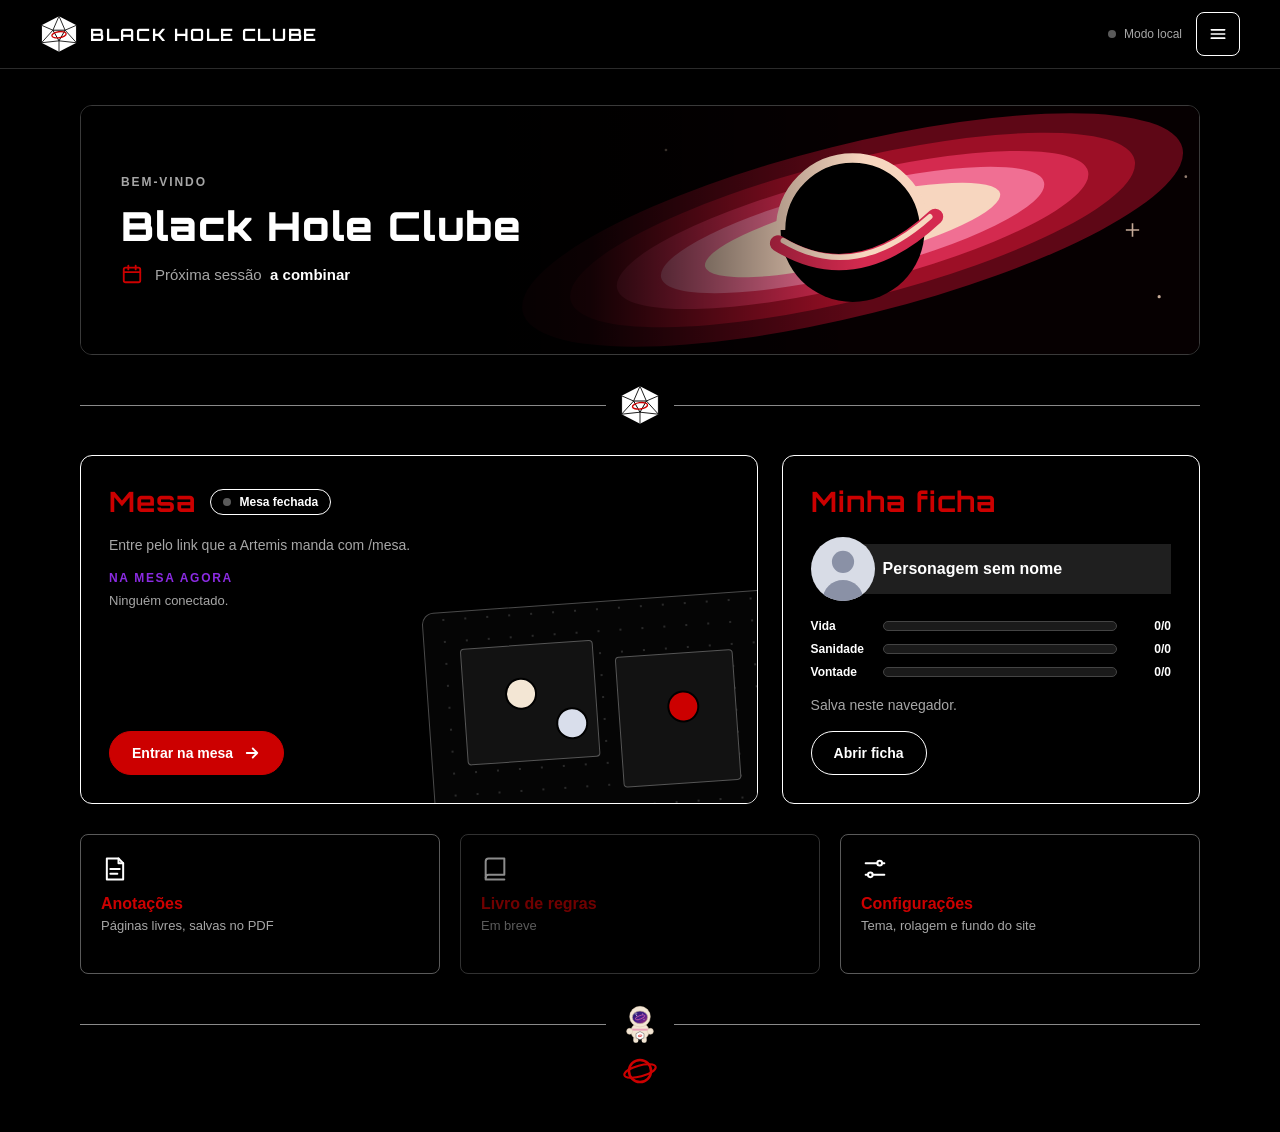
<file: index.html>
<!DOCTYPE html>
<html lang="pt-BR">
<head>
<meta charset="UTF-8">
<meta name="viewport" content="width=device-width, initial-scale=1">
<title>Black Hole Clube</title>
<link rel="preconnect" href="https://fonts.googleapis.com">
<link rel="preconnect" href="https://fonts.gstatic.com" crossorigin>
<link href="https://fonts.googleapis.com/css2?family=Orbitron:wght@500;700;900&display=swap" rel="stylesheet">
<link rel="stylesheet" href="bhc.css">
<script>
  // Links antigos da Artemis (/ficha link) apontavam para esta página: a ficha agora é ficha.html.
  (function () {
    var q = new URLSearchParams(location.search);
    if (q.has('f') && q.has('s')) {
      location.replace('ficha.html' + location.search + location.hash);
    }
  })();
</script>
</head>
<body>

<!-- ícones usados na página (desenhados uma vez só) -->
<svg width="0" height="0" style="position:absolute" aria-hidden="true">
  <symbol id="d20" viewBox="0 0 100 100">
    <polygon points="50,3 96,27 96,73 50,97 4,73 4,27" fill="#fff"/>
    <polygon points="34,40 66,40 50,68" fill="none" stroke="#000" stroke-width="2.5"/>
    <path d="M50 3L34 40M50 3L66 40M4 27L34 40M96 27L66 40M4 73L34 40M96 73L66 40M50 97L50 68M4 73L50 68M96 73L50 68M4 27L4 73M96 27L96 73" stroke="#000" stroke-width="2.2" fill="none"/>
    <ellipse cx="50" cy="52" rx="19" ry="8" fill="none" stroke="#CC0000" stroke-width="3.5" transform="rotate(-8 50 52)"/>
  </symbol>
</svg>

<header class="bhc-top">
  <a class="bhc-marca" href="./" aria-label="Black Hole Clube — início">
    <svg aria-hidden="true"><use href="#d20"/></svg>
    <span>Black Hole Clube</span>
  </a>
  <div class="bhc-top-dir">
    <span class="bhc-status" id="status"><i></i><span id="statusTxt">Modo local</span></span>
    <button class="bhc-quadro" id="btnMenu" type="button" aria-label="Menu" aria-haspopup="true">
      <svg viewBox="0 0 24 24" fill="none" stroke="currentColor" stroke-width="2" stroke-linecap="round" aria-hidden="true"><path d="M4 7h16M4 12h16M4 17h16"/></svg>
    </button>
    <div class="bhc-eu" id="eu" hidden>
      <div class="av" id="euAv">?</div>
      <div><strong id="euNome"></strong><span id="euPapel"></span></div>
    </div>
  </div>
</header>

<main class="bhc-main">

  <section class="bhc-hero" aria-label="Campanha">
    <div class="arte" aria-hidden="true"><svg width="100%" height="100%" viewBox="0 0 520 300" preserveAspectRatio="xMidYMid slice" aria-hidden="true" style="display:block"><rect width="520" height="300" fill="#060001"/><circle cx="30" cy="40" r="1.4" fill="#f7d6bf" opacity="0.9"/><circle cx="70" cy="250" r="1.1" fill="#f7d6bf" opacity="0.7"/><circle cx="120" cy="90" r="1" fill="#f7d6bf" opacity="0.6"/><circle cx="450" cy="50" r="1.5" fill="#f7d6bf" opacity="0.9"/><circle cx="490" cy="200" r="1.2" fill="#f7d6bf" opacity="0.8"/><circle cx="400" cy="270" r="1" fill="#f7d6bf" opacity="0.6"/><circle cx="330" cy="30" r="1.1" fill="#f7d6bf" opacity="0.7"/><circle cx="60" cy="170" r="1.2" fill="#f7d6bf" opacity="0.8"/><circle cx="510" cy="110" r="1" fill="#f7d6bf" opacity="0.6"/><circle cx="150" cy="270" r="1.3" fill="#f7d6bf" opacity="0.8"/><path d="M90 50h10M95 45v10" stroke="#f7d6bf" stroke-width="1.2" opacity=".8"/><path d="M465 150h10M470 145v10" stroke="#f7d6bf" stroke-width="1.2" opacity=".8"/><path d="M375 40h10M380 35v10" stroke="#f7d6bf" stroke-width="1.2" opacity=".8"/><g transform="rotate(-14 260 150)"><ellipse cx="260" cy="150" rx="255" ry="64" fill="#5e0716"/><ellipse cx="260" cy="150" rx="218" ry="52" fill="#9c0f26"/><ellipse cx="260" cy="150" rx="182" ry="41" fill="#d42a4f"/><ellipse cx="260" cy="150" rx="148" ry="32" fill="#f06f93"/><ellipse cx="260" cy="150" rx="114" ry="23" fill="#f7d6bf"/></g><circle cx="260" cy="150" r="54" fill="#000"/><path d="M206 150A54 54 0 0 1 314 150" fill="none" stroke="#f7d6bf" stroke-width="7"/><path d="M206 150A54 54 0 0 1 314 150" fill="none" stroke="#f06f93" stroke-width="3" transform="translate(0 -9) scale(1)" opacity=".0"/><path d="M204 160Q262 196 322 140" fill="none" stroke="#d42a4f" stroke-width="12" stroke-linecap="round"/><path d="M208 158Q262 190 318 140" fill="none" stroke="#f7d6bf" stroke-width="4" stroke-linecap="round"/></svg></div>
    <div class="veu" aria-hidden="true"></div>
    <div class="texto">
      <span class="ola" id="ola">Bem-vindo</span>
      <h1 id="campanha">Black Hole Clube</h1>
      <div class="sessao">
        <svg viewBox="0 0 24 24" fill="none" stroke="#CC0000" stroke-width="2" stroke-linecap="round" stroke-linejoin="round" aria-hidden="true"><rect x="3" y="5" width="18" height="16" rx="2"/><path d="M3 10h18M8 3v4M16 3v4"/></svg>
        <span><span class="rot">Próxima sessão</span> &nbsp;<strong id="proxima">a combinar</strong></span>
      </div>
    </div>
  </section>

  <div class="bhc-div" aria-hidden="true"><svg><use href="#d20"/></svg></div>

  <section class="bhc-cartoes">
    <a class="bhc-card mesa" href="mesa.html" id="cartaoMesa">
      <div class="linha">
        <h2>Mesa</h2>
        <span class="selo" id="seloMesa"><i></i><span id="seloMesaTxt">Mesa fechada</span></span>
      </div>
      <span class="sub" id="cenaAtual">Entre pelo link que a Artemis manda com /mesa.</span>
      <div class="bhc-gente">
        <span class="bhc-rot">Na mesa agora</span>
        <div id="gente"><span class="vazio" style="font-size:13px;color:#a6a6a6">Ninguém conectado.</span></div>
      </div>
      <div class="bhc-miniatura" id="miniatura" aria-hidden="true">
        <i style="left:10%;top:16%;width:38%;height:50%"></i>
        <i style="left:54%;top:24%;width:34%;height:56%"></i>
        <b style="left:22%;top:30%;background:#F3E6D4"></b>
        <b style="left:36%;top:44%;background:#D9DEEB"></b>
        <b style="left:68%;top:40%;background:#CC0000"></b>
      </div>
      <span class="bhc-btn verm acao">Entrar na mesa
        <svg viewBox="0 0 24 24" fill="none" stroke="currentColor" stroke-width="2.4" stroke-linecap="round" stroke-linejoin="round" aria-hidden="true"><path d="M5 12h14M13 6l6 6-6 6"/></svg></span>
    </a>

    <a class="bhc-card ficha" href="ficha.html" id="cartaoFicha">
      <h2>Minha ficha</h2>
      <div class="bhc-boneco-card">
        <div class="foto" id="fichaFoto"><svg width="64" height="64" viewBox="0 0 98 98" aria-hidden="true"><circle cx="49" cy="38" r="17" fill="#8A91A6"/><ellipse cx="49" cy="96" rx="31" ry="30" fill="#8A91A6"/></svg></div>
        <div class="nome"><span id="fichaNome">Personagem sem nome</span><small id="fichaEstado"></small></div>
      </div>
      <div class="bhc-barras">
        <div class="bhc-barra"><span>Vida</span><div class="tr"><i id="bVida" style="width:0;background:#CC0000"></i></div><span id="tVida">0/0</span></div>
        <div class="bhc-barra"><span>Sanidade</span><div class="tr"><i id="bSani" style="width:0;background:#561269"></i></div><span id="tSani">0/0</span></div>
        <div class="bhc-barra"><span>Vontade</span><div class="tr"><i id="bForca" style="width:0;background:#CC7A00"></i></div><span id="tForca">0/0</span></div>
      </div>
      <span class="sub" id="fichaSync" style="margin-top:auto">Salva neste navegador.</span>
      <span class="bhc-btn acao">Abrir ficha</span>
    </a>
  </section>

  <section class="bhc-atalhos" aria-label="Atalhos">
    <a class="bhc-atalho" href="mesa.html#fichas" id="atFichas" hidden>
      <div class="topo">
        <svg viewBox="0 0 24 24" fill="none" stroke="#fff" stroke-width="1.7" stroke-linecap="round" stroke-linejoin="round" aria-hidden="true"><circle cx="9" cy="8" r="3.5"/><path d="M2.5 20c0-3.6 2.9-6 6.5-6s6.5 2.4 6.5 6"/><circle cx="17" cy="9" r="2.5"/><path d="M17 14c2.7 0 4.5 1.8 4.5 4.5"/></svg>
        <span class="tag">Só mestre</span></div>
      <div><strong>Fichas da mesa</strong><p>Ver e ajustar todos os personagens</p></div>
    </a>
    <a class="bhc-atalho" href="ficha.html#anotacoes">
      <div class="topo"><svg viewBox="0 0 24 24" fill="none" stroke="#fff" stroke-width="1.7" stroke-linecap="round" stroke-linejoin="round" aria-hidden="true"><path d="M5 3h10l4 4v14H5z"/><path d="M15 3v4h4M8 12h8M8 16h6"/></svg></div>
      <div><strong>Anotações</strong><p>Páginas livres, salvas no PDF</p></div>
    </a>
    <a class="bhc-atalho" href="#" id="atLivro" aria-disabled="true">
      <div class="topo"><svg viewBox="0 0 24 24" fill="none" stroke="#fff" stroke-width="1.7" stroke-linecap="round" stroke-linejoin="round" aria-hidden="true"><path d="M4 19.5A2.5 2.5 0 016.5 17H20V3H6.5A2.5 2.5 0 004 5.5z"/><path d="M4 19.5V21h16"/></svg></div>
      <div><strong>Livro de regras</strong><p id="livroTxt">Em breve</p></div>
    </a>
    <a class="bhc-atalho" href="ficha.html#config">
      <div class="topo"><svg viewBox="0 0 24 24" fill="none" stroke="#fff" stroke-width="1.7" stroke-linecap="round" stroke-linejoin="round" aria-hidden="true"><path d="M4 7h10M18 7h2M4 17h2M10 17h10"/><circle cx="16" cy="7" r="2"/><circle cx="8" cy="17" r="2"/></svg></div>
      <div><strong>Configurações</strong><p>Tema, rolagem e fundo do site</p></div>
    </a>
  </section>

  <section id="atividade" hidden>
    <h2 class="bhc-tabela-t">Atividade recente</h2>
    <div class="bhc-tabela">
      <div class="cab"><span>O que aconteceu</span><span>Quando</span></div>
      <div id="atividadeLista"></div>
    </div>
  </section>

  <footer class="bhc-rodape">
    <div class="bhc-div" aria-hidden="true"><svg width="44" height="53" viewBox="0 0 100 120" aria-hidden="true" style="display:block;flex:none"><defs><linearGradient id="vzind2" x1="0" y1="0" x2="1" y2="1"><stop offset="0" stop-color="#1b1464"/><stop offset=".55" stop-color="#4a1d8f"/><stop offset="1" stop-color="#b0357f"/></linearGradient></defs><rect x="30" y="98" width="15" height="18" rx="6" fill="#f3e6d4"/><rect x="55" y="98" width="15" height="18" rx="6" fill="#f3e6d4"/><rect x="24" y="60" width="52" height="44" rx="18" fill="#f3e6d4" stroke="#d9c4ad" stroke-width="1.5"/><rect x="24" y="74" width="52" height="6" fill="#e9a3b8"/><circle cx="19" cy="82" r="9" fill="#f3e6d4" stroke="#d9c4ad" stroke-width="1.5"/><circle cx="81" cy="82" r="9" fill="#f3e6d4" stroke="#d9c4ad" stroke-width="1.5"/><circle cx="50" cy="38" r="31" fill="#f3e6d4" stroke="#d9c4ad" stroke-width="1.5"/><ellipse cx="50" cy="40" rx="23" ry="19" fill="url(#vzind2)" stroke="#c9b49c" stroke-width="2"/><circle cx="40" cy="34" r="1.6" fill="#fff"/><circle cx="58" cy="30" r="1.2" fill="#fff"/><circle cx="62" cy="46" r="1.4" fill="#fff"/><circle cx="44" cy="48" r="1" fill="#fff"/><ellipse cx="50" cy="40" rx="15" ry="5" fill="none" stroke="#ff7ab6" stroke-width="1.6" transform="rotate(-20 50 40)"/><ellipse cx="38" cy="29" rx="5" ry="3" fill="#fff" opacity=".35" transform="rotate(-30 38 29)"/><g transform="translate(37 82) scale(.26)"><polygon points="50,3 96,27 96,73 50,97 4,73 4,27" fill="#fff" stroke="#000" stroke-width="4"/><ellipse cx="50" cy="52" rx="22" ry="9" fill="none" stroke="#CC0000" stroke-width="7" transform="rotate(-8 50 52)"/></g></svg></div>
    <svg width="34" height="34" viewBox="0 0 40 40" aria-hidden="true" style="display:block;flex:none"><circle cx="20" cy="20" r="13" fill="none" stroke="#CC0000" stroke-width="3"/><ellipse cx="20" cy="20" rx="19" ry="6.5" fill="none" stroke="#CC0000" stroke-width="2.5" transform="rotate(-15 20 20)"/></svg>
  </footer>
</main>

<div class="bhc-fundo-gaveta" id="gavetaFundo" hidden></div>
<aside class="bhc-gaveta" id="gaveta" aria-label="Menu" hidden>
  <h2>Menu</h2>
  <a href="./">Início</a>
  <a href="mesa.html">Mesa</a>
  <a href="ficha.html">Minha ficha</a>
  <a href="ficha.html#config">Configurações</a>
  <button class="item" id="btnSair" type="button" hidden>Desconectar da Artemis</button>
  <p class="fim">Os links da mesa e da ficha vêm da Artemis: use /mesa e /ficha link no Discord.</p>
</aside>

<script src="firebase-config.js"></script>
<script src="site-config.js"></script>
<script type="module" src="home.js"></script>
</body>
</html>
</file>
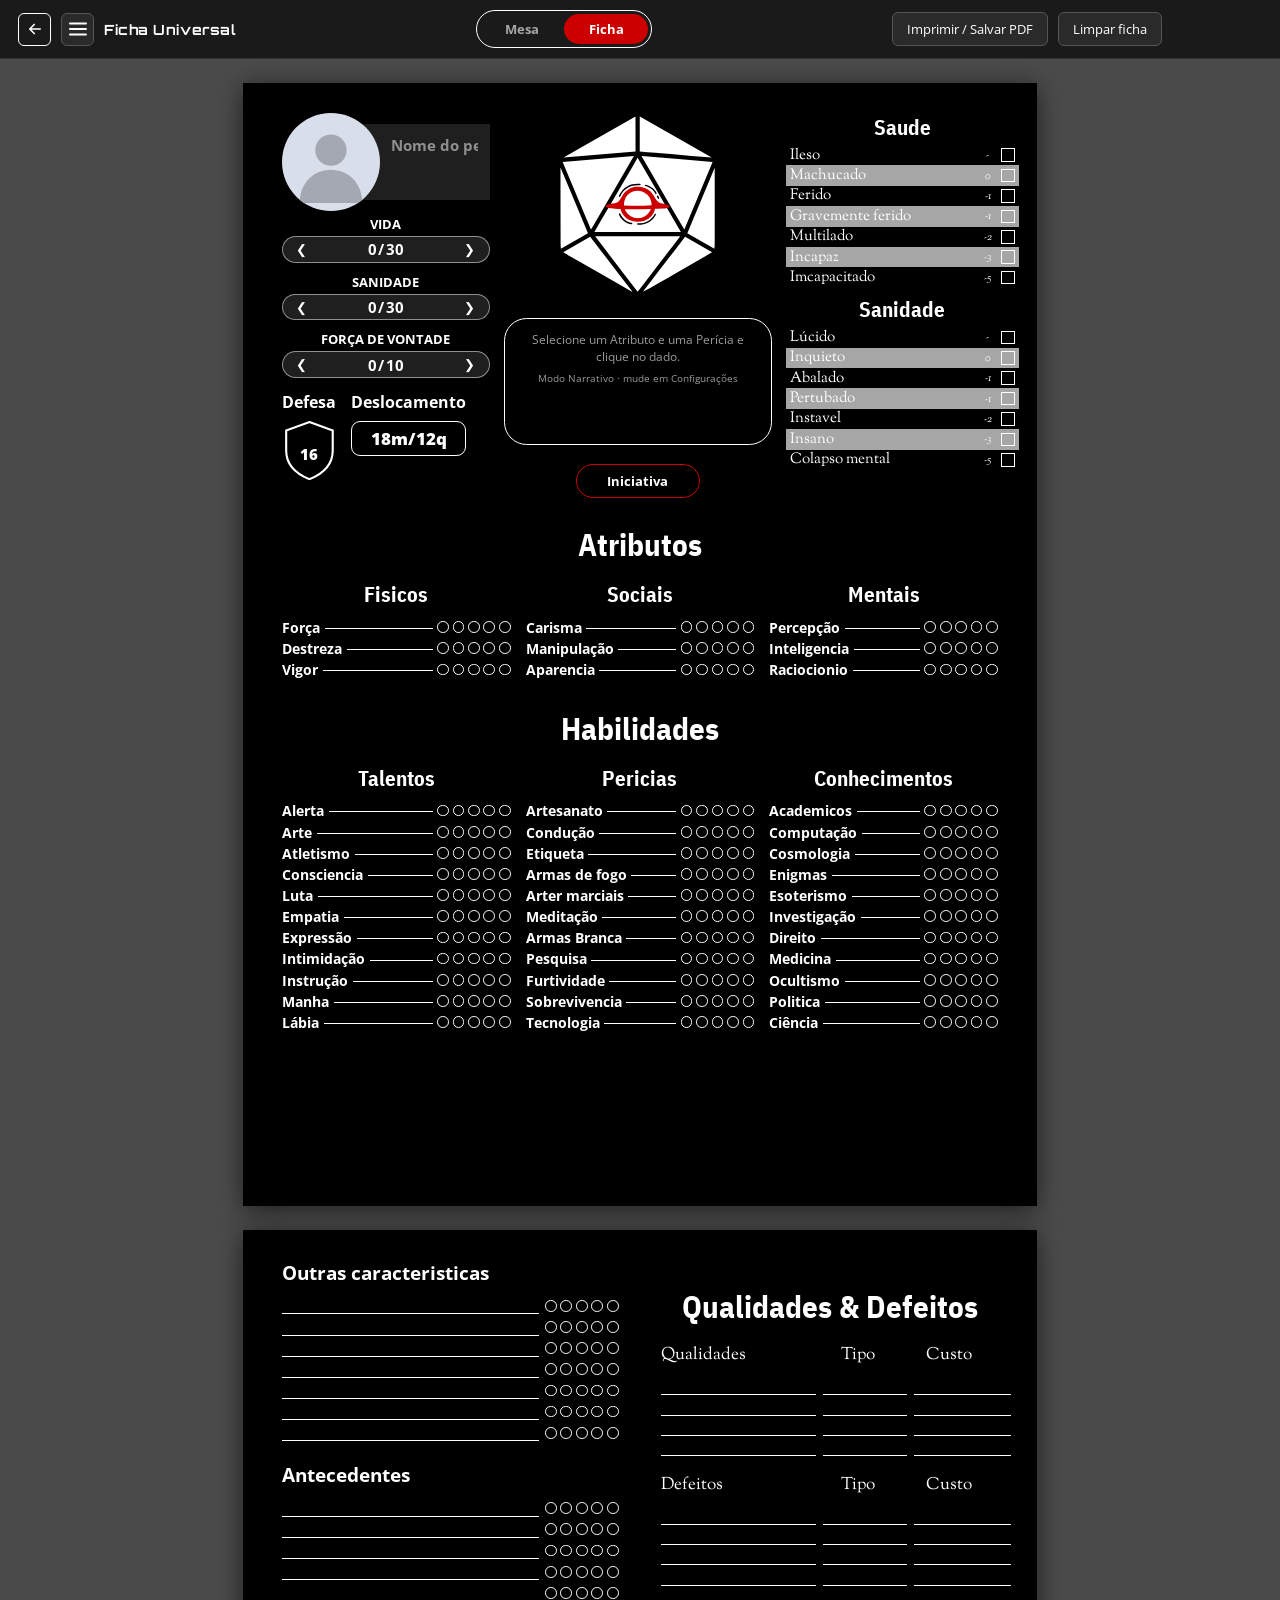
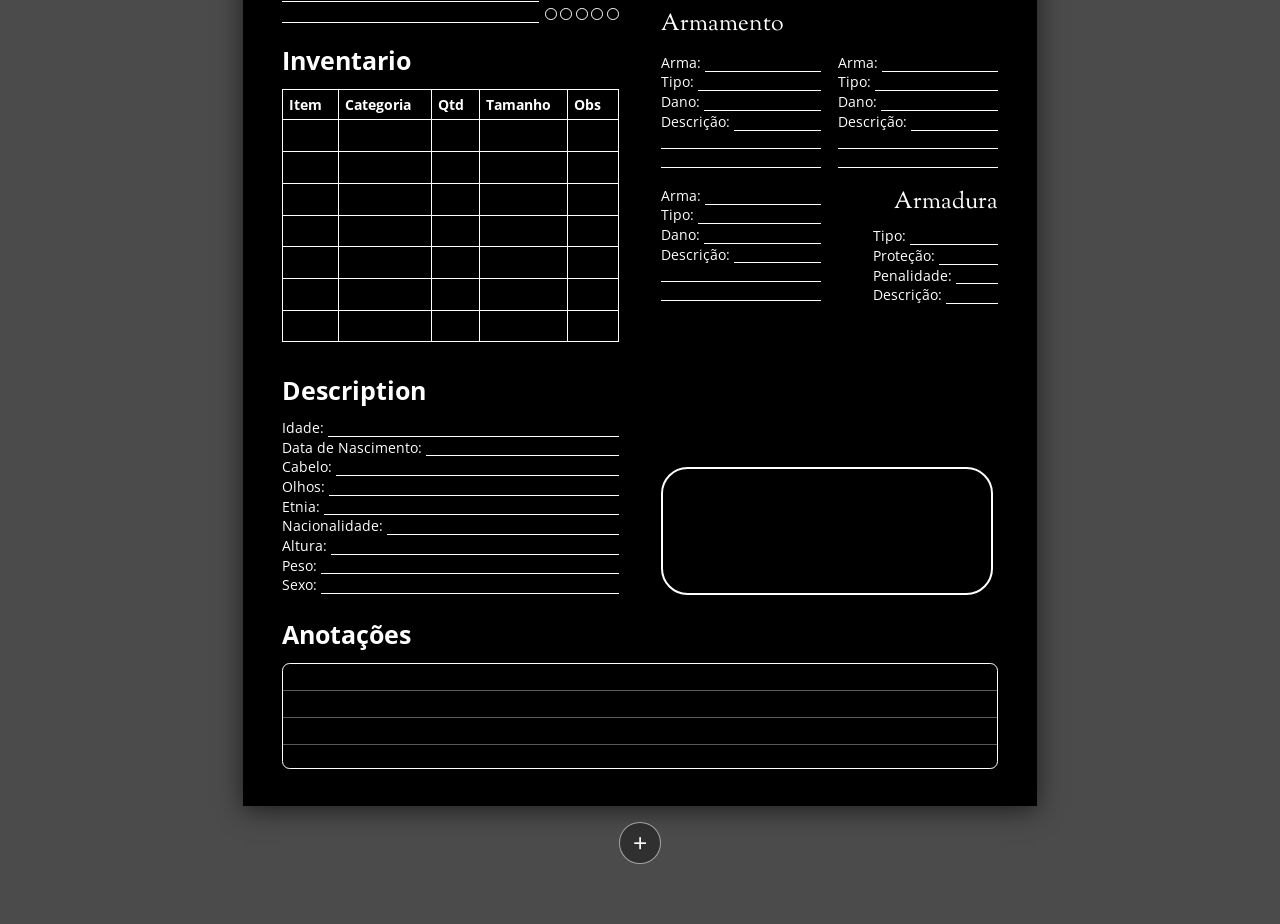
<file: ficha.html>
<!DOCTYPE html>
<html lang="pt-BR">
<head>
<meta charset="UTF-8">
<meta name="viewport" content="width=device-width, initial-scale=1, maximum-scale=5, user-scalable=yes">
<title>Ficha Universal — Black Hole Clube</title>

<!-- Fontes originais identificadas nos metadados do PDF de referência -->
<link rel="preconnect" href="https://fonts.googleapis.com">
<link rel="preconnect" href="https://fonts.gstatic.com" crossorigin>
<link href="https://fonts.googleapis.com/css2?family=IBM+Plex+Sans+Condensed:wght@400;600;700&family=Orbitron:wght@700&family=Open+Sans:wght@400;600;700;800&family=Sorts+Mill+Goudy&display=swap" rel="stylesheet">

<link rel="stylesheet" href="style.css">
<script>
  // Aplica o tema salvo antes da página aparecer (evita piscar no modo claro).
  try {
    var c = JSON.parse(localStorage.getItem('bhcConfig_v1') || '{}');
    if (c.tema === 'claro') document.documentElement.classList.add('tema-claro');
    if (c.notasNoPdf === false) document.documentElement.classList.add('sem-notas-pdf');
  } catch (e) {}
  // Fundo personalizado (imagem escolhida na aba de configurações)
  try {
    var f = localStorage.getItem('bhcFundo_v1');
    if (f) {
      document.documentElement.style.setProperty('--fundo-img', 'url("' + f.replace(/["\\\n\r]/g, encodeURIComponent) + '")');
      document.documentElement.classList.add('tem-fundo');
    }
  } catch (e) {}
</script>
</head>
<body>

<!-- Barra de ferramentas fixa (não aparece na impressão) -->
<div class="toolbar no-print">
  <div class="toolbar-left">
    <a class="toolbar-back" href="./" aria-label="Voltar ao início">
      <svg width="18" height="18" viewBox="0 0 24 24" fill="none" stroke="currentColor" stroke-width="2.2" stroke-linecap="round" stroke-linejoin="round" aria-hidden="true"><path d="M19 12H5M11 6l-6 6 6 6"/></svg>
    </a>
    <button id="btnCfg" class="toolbar-cfg" type="button" aria-label="Abrir configurações" aria-controls="cfgPanel">
      <svg width="18" height="14" viewBox="0 0 18 14" aria-hidden="true"><path d="M1 1.5h16M1 7h16M1 12.5h16" fill="none" stroke="currentColor" stroke-width="2" stroke-linecap="round"/></svg>
    </button>
    <span class="toolbar-title">Ficha Universal</span>
  </div>
  <nav class="toolbar-seg" aria-label="Alternar entre mesa e ficha">
    <a href="mesa.html">Mesa</a>
    <a href="ficha.html" class="on" aria-current="page">Ficha</a>
  </nav>
  <div class="toolbar-actions">
    <button id="btnPrint" type="button">Imprimir / Salvar PDF</button>
    <button id="btnReset" type="button">Limpar ficha</button>
    <span id="artemisStatus" class="artemis-status" aria-live="polite"></span>
    <span id="saveIndicator" class="save-indicator" aria-live="polite"></span>
  </div>
</div>

<!-- Aba lateral de configurações (abre pela esquerda; não aparece na impressão) -->
<div class="cfg-backdrop no-print" id="cfgBackdrop"></div>
<aside class="cfg-panel no-print" id="cfgPanel" aria-label="Configurações" aria-hidden="true">
  <div class="cfg-head">
    <h2>Configurações</h2>
    <button id="cfgClose" class="cfg-close" type="button" aria-label="Fechar configurações">&times;</button>
  </div>

  <section class="cfg-group">
    <h3>Aparência</h3>
    <div class="cfg-seg" data-cfg="tema" role="group" aria-label="Tema">
      <button type="button" data-value="escuro">Escuro</button>
      <button type="button" data-value="claro">Claro</button>
    </div>
  </section>

  <section class="cfg-group">
    <h3>Rolagem</h3>
    <div class="cfg-seg" data-cfg="modo" role="group" aria-label="Modo de rolagem">
      <button type="button" data-value="narrativo">Narrativo</button>
      <button type="button" data-value="classico">Clássico</button>
    </div>
    <div class="cfg-sub" id="cfgDadoRow" hidden>
      <label for="cfgDado">Tipo de dado do Modo Clássico</label>
      <select id="cfgDado" class="cfg-select" data-cfg="dado">
        <option value="4">d4</option>
        <option value="6">d6</option>
        <option value="8">d8</option>
        <option value="10">d10</option>
        <option value="12">d12</option>
        <option value="20">d20</option>
        <option value="100">d100</option>
      </select>
    </div>
    <label class="cfg-switch">
      <input type="checkbox" data-cfg="animacao">
      <span>Animação do dado</span>
    </label>
    <p class="cfg-hint">Com a animação ligada, clique no dado durante a rolagem para pular direto ao resultado.</p>
  </section>

  <section class="cfg-group">
    <h3>Fundo do site</h3>
    <p class="cfg-hint" style="margin-top:0">Troca só o fundo vazio, atrás da ficha. Vale apenas neste navegador.</p>
    <div class="cfg-row">
      <button type="button" class="cfg-btn" id="fundoEscolher">Enviar imagem</button>
      <button type="button" class="cfg-btn" id="fundoRemover">Remover</button>
    </div>
    <input id="fundoArquivo" type="file" accept="image/*" hidden>
    <div class="cfg-sub">
      <label for="fundoUrl">Ou endereço (link) da imagem</label>
      <input id="fundoUrl" class="cfg-input" type="text" placeholder="https://..." autocomplete="off" spellcheck="false">
      <div class="cfg-row"><button type="button" class="cfg-btn" id="fundoUsarUrl">Usar este link</button></div>
    </div>
    <p class="cfg-msg" id="fundoMsg" aria-live="polite"></p>
  </section>

  <section class="cfg-group">
    <h3>Anotações</h3>
    <label class="cfg-switch">
      <input type="checkbox" data-cfg="notasNoPdf">
      <span>Incluir as anotações no PDF</span>
    </label>
  </section>
</aside>

<div class="sheet-wrapper">

  <!-- ======================= PÁGINA 1 ======================= -->
  <section class="page" id="page1" aria-label="Ficha - Página 1">

    <!-- Cabeçalho: 3 colunas independentes que fluem lado a lado —
         (retrato→barras) | (logotipo→defesa/deslocamento) | (saúde/sanidade) -->
    <div class="header-grid">

      <div class="col-left">
        <div class="portrait-module">
          <button class="portrait-circle" id="portraitBtn-main" type="button" aria-label="Enviar retrato do personagem" data-portrait="main">
            <img class="portrait-img" id="portraitImg-main" alt="">
            <svg class="portrait-placeholder" viewBox="0 0 100 100" aria-hidden="true">
              <circle cx="50" cy="38" r="16"/>
              <path d="M18 92c0-20 14-34 32-34s32 14 32 34z"/>
            </svg>
          </button>
          <input class="portrait-input" id="portraitInput-main" type="file" accept="image/*" hidden>
          <div class="portrait-flag">
            <input type="text" class="flag-name" data-key="nome-personagem" placeholder="Nome do personagem" aria-label="Nome do personagem">
            <div class="flag-stat flag-stat-vida" aria-hidden="true"><div class="flag-stat-fill"></div></div>
            <div class="flag-stat flag-stat-sanidade" aria-hidden="true"><div class="flag-stat-fill"></div></div>
          </div>
        </div>

        <!-- Barras de Vida, Sanidade e Força de Vontade -->
        <div class="bars">
          <div class="bar-group" data-bar="vida">
            <div class="bar-label">VIDA</div>
            <div class="bar bar-vida">
              <div class="bar-fill"></div>
              <button class="bar-arrow bar-arrow-left" type="button" aria-label="Diminuir Vida">&#10094;</button>
              <div class="bar-value"><span class="bar-current" contenteditable="true" inputmode="numeric"></span>/<span class="bar-max" contenteditable="true" inputmode="numeric"></span></div>
              <button class="bar-arrow bar-arrow-right" type="button" aria-label="Aumentar Vida">&#10095;</button>
            </div>
          </div>
          <div class="bar-group" data-bar="sanidade">
            <div class="bar-label">SANIDADE</div>
            <div class="bar bar-sanidade">
              <div class="bar-fill"></div>
              <button class="bar-arrow bar-arrow-left" type="button" aria-label="Diminuir Sanidade">&#10094;</button>
              <div class="bar-value"><span class="bar-current" contenteditable="true" inputmode="numeric"></span>/<span class="bar-max" contenteditable="true" inputmode="numeric"></span></div>
              <button class="bar-arrow bar-arrow-right" type="button" aria-label="Aumentar Sanidade">&#10095;</button>
            </div>
          </div>
          <div class="bar-group" data-bar="forca">
            <div class="bar-label">FORÇA DE VONTADE</div>
            <div class="bar bar-forca">
              <div class="bar-fill"></div>
              <button class="bar-arrow bar-arrow-left" type="button" aria-label="Diminuir Força de Vontade">&#10094;</button>
              <div class="bar-value"><span class="bar-current" contenteditable="true" inputmode="numeric"></span>/<span class="bar-max" contenteditable="true" inputmode="numeric"></span></div>
              <button class="bar-arrow bar-arrow-right" type="button" aria-label="Aumentar Força de Vontade">&#10095;</button>
            </div>
          </div>
        </div>

        <!-- Defesa e Deslocamento (agora abaixo das barras, conforme novo PDF) -->
        <div class="stats-row">
          <div class="defesa-block">
            <h3 class="mini-heading">Defesa</h3>
            <div class="shield-wrap">
              <svg class="shield-icon" viewBox="0 0 100 112" aria-hidden="true">
                <path d="M50 2 L94 18 V56 C94 84 74 100 50 110 C26 100 6 84 6 56 V18 Z"/>
              </svg>
              <div class="defesa-value" data-key="defesa-valor" contenteditable="true" inputmode="numeric"></div>
            </div>
          </div>
          <div class="deslocamento-block">
            <h3 class="mini-heading">Deslocamento</h3>
            <div class="deslocamento-box" data-key="deslocamento-valor" contenteditable="true"></div>
          </div>
        </div>
      </div>

      <div class="col-center">
        <button class="logo-module dice-roll-btn" id="diceRollBtn" type="button" aria-label="Rolar dado">
          <svg class="dice-svg" id="diceSvg" viewBox="10 3 125 142" xmlns="http://www.w3.org/2000/svg" aria-hidden="true">
            <g class="dice-body">
              <g class="dice-faces" fill="#ffffff">
              <path d="M 14.38 37.2 C 33.23 26.37 52.08 15.54 71.02 4.81 C 71.06 14.05 71.02 23.27 71.05 32.5 C 52.15 34.07 33.28 35.75 14.4 37.25 Z M 14.38 37.2"/>
              <path d="M 74.42 4.8 C 93.33 15.54 112.22 26.32 131.07 37.23 C 125.76 36.89 120.49 36.36 115.21 35.96 C 105.7 35.13 96.19 34.33 86.68 33.53 C 82.58 33.2 78.5 32.8 74.38 32.5 C 74.36 23.27 74.38 14.04 74.38 4.82 Z M 74.42 4.8"/>
              <path d="M 13.69 40.64 C 32.36 39.05 51.03 37.49 69.73 35.91 C 59.56 53.46 49.35 70.97 39.14 88.48 C 38.08 90.24 37.16 92.09 35.96 93.8 C 33.01 87 30.23 80.14 27.35 73.34 C 22.77 62.46 18.27 51.55 13.66 40.68 Z M 13.69 40.64"/>
              <path d="M 75.75 35.9 C 85.41 36.69 95.08 37.53 104.75 38.34 C 113.74 39.07 122.72 39.91 131.74 40.65 C 124.35 58.41 116.9 76.13 109.49 93.88 C 103.76 84.23 98.17 74.52 92.51 64.85 C 86.91 55.22 81.29 45.6 75.72 35.95 Z M 75.75 35.9"/>
              <path d="M 58.84 61.17 C 63.48 53.25 68.08 45.32 72.7 37.36 C 84.06 56.86 95.43 76.32 106.77 95.84 C 84.07 95.88 61.4 95.84 38.7 95.86 C 41.21 91.27 43.92 86.81 46.52 82.29 C 50.66 75.27 54.74 68.21 58.84 61.17 Z M 58.84 61.17"/>
              <path d="M 12.02 45.28 C 12.29 45.67 12.45 46.12 12.63 46.56 C 19.59 63.3 26.64 80 33.61 96.76 C 26.5 100.89 19.41 105 12.27 109.06 C 11.92 106.43 12.07 103.8 12.04 101.19 C 12 82.55 11.97 63.92 11.96 45.29 Z M 12.02 45.28"/>
              <path d="M 129.62 54.23 C 130.89 51.26 132.07 48.24 133.41 45.27 C 133.45 63.87 133.41 82.43 133.4 101 C 133.34 103.68 133.58 106.38 133.15 109.06 C 126.02 104.99 118.94 100.89 111.84 96.79 C 117.74 82.57 123.69 68.41 129.62 54.23 Z M 129.62 54.23"/>
              <path d="M 39.24 99.16 C 61.57 99.14 83.9 99.16 106.26 99.17 C 98.97 108.69 91.68 118.18 84.39 127.66 C 80.5 132.75 76.59 137.81 72.71 142.94 C 61.59 128.3 50.34 113.8 39.21 99.2 Z M 39.24 99.16"/>
              <path d="M 14.12 111.8 C 21.18 107.74 28.24 103.66 35.32 99.6 C 37.32 102.03 39.13 104.59 41.1 107.03 C 49.95 118.64 58.89 130.18 67.74 141.79 C 68.05 142.18 68.34 142.57 68.61 143.03 C 52.42 133.84 36.3 124.59 20.16 115.38 C 18.16 114.18 16.09 113.1 14.12 111.85 Z M 14.12 111.8"/>
              <path d="M 110.12 99.6 C 112.61 101.1 115.2 102.45 117.68 103.96 C 122.25 106.55 126.78 109.2 131.36 111.83 C 122.21 117.18 112.99 122.36 103.83 127.64 C 99.12 130.34 94.4 133.02 89.69 135.72 C 85.41 138.13 81.19 140.63 76.86 142.99 C 78.79 140.24 80.88 137.65 82.89 135 C 90.65 124.86 98.46 114.75 106.21 104.61 C 107.52 102.95 108.75 101.24 110.08 99.61 Z M 110.12 99.6"/>
              </g>
              <g class="dice-hole">
              <path fill="#cc0000" d="M 90.38 72.95 C 87.48 72.17 85.68 66.79 83.08 64.1 C 80.8 61.75 77.12 60.45 73.85 60.23 C 71.03 60.03 68.82 60.35 66.35 61.74 C 64.7 62.67 63.08 63.84 61.96 65.37 C 59.3 69.06 58.54 72.64 54.86 73.11 C 49.12 73.84 47.02 74.45 47.49 75.66 C 48.03 77.05 51.2 77.37 54.83 77.56 C 56.37 77.64 57.86 77.71 59.3 77.76 C 59.79 80.43 61.99 83.68 64.1 85.17 C 66.07 86.56 68.47 87.26 70.86 87.56 C 74.46 88.01 78.15 87.43 81.19 85.46 C 83.92 83.7 85.73 80.63 86.41 77.54 C 88.21 77.47 90.07 77.39 92 77.32 C 93.14 77.27 97.36 77.13 97.79 75.86 C 98.36 74.18 94.14 73.96 90.38 72.95 Z M 64.95 66.59 C 71.96 59.28 84.3 65.12 83.67 74.78 C 75.19 75.41 69.11 75.36 61.99 74.93 C 61.8 71.9 62.84 68.78 64.95 66.59 Z M 74.41 84.89 C 69.95 85.56 65.2 83.13 63.12 79.13 C 62.91 78.72 62.73 78.3 62.58 77.86 C 69.8 78.05 76.13 77.91 83.08 77.66 C 81.75 81.37 78.32 84.31 74.41 84.89 Z M 74.41 84.89"/>
              <path fill="#000000" d="M 73.35 90.2 C 73.17 90.2 73 90.2 72.81 90.19 C 72.49 90.18 72.24 89.92 72.25 89.6 C 72.26 89.28 72.52 89.02 72.84 89.03 C 75.78 89.11 78.17 88.57 80.59 87.3 C 82.92 86.08 84.87 84.12 86.08 81.79 C 86.23 81.51 86.58 81.4 86.86 81.54 C 87.15 81.69 87.26 82.04 87.11 82.33 C 85.79 84.87 83.67 87 81.13 88.33 C 78.71 89.6 76.22 90.2 73.35 90.2 Z M 73.35 90.2"/>
              <path fill="#000000" d="M 67.96 89.77 C 67.94 89.77 67.91 89.77 67.89 89.77 C 65.71 89.46 63.61 88.54 61.82 87.11 C 60.03 85.67 58.68 83.82 57.91 81.77 C 57.79 81.46 57.95 81.13 58.25 81.02 C 58.54 80.91 58.88 81.06 58.99 81.36 C 59.69 83.22 60.92 84.89 62.55 86.2 C 64.18 87.5 66.07 88.34 68.05 88.62 C 68.36 88.66 68.59 88.96 68.54 89.27 C 68.5 89.56 68.25 89.77 67.96 89.77 Z M 67.96 89.77"/>
              <path fill="#000000" d="M 58.46 68.32 C 58.39 68.32 58.32 68.31 58.25 68.28 C 57.95 68.17 57.8 67.83 57.92 67.53 C 59.16 64.27 61.63 61.44 64.69 59.76 C 67.44 58.25 70.65 57.64 74.52 57.91 C 74.83 57.94 75.07 58.21 75.05 58.54 C 75.03 58.86 74.75 59.1 74.43 59.07 C 70.8 58.82 67.8 59.38 65.25 60.78 C 62.43 62.33 60.15 64.94 59 67.95 C 58.91 68.18 58.69 68.32 58.46 68.32 Z M 58.46 68.32"/>
              <path fill="#000000" d="M 87.14 66.04 C 86.93 66.04 86.73 65.92 86.62 65.72 C 85.97 64.46 85.3 63.7 84.18 62.46 C 83.2 61.39 80.31 60 78.78 59.7 C 78.46 59.64 78.26 59.34 78.32 59.02 C 78.38 58.71 78.68 58.5 79 58.56 C 80.76 58.91 83.84 60.38 85.04 61.68 C 86.19 62.95 86.94 63.8 87.65 65.19 C 87.8 65.47 87.69 65.82 87.4 65.97 C 87.32 66.02 87.23 66.04 87.14 66.04 Z M 87.14 66.04"/>
              <path fill="#000000" d="M 89.22 69.79 C 89.01 69.79 88.81 69.68 88.71 69.48 L 87.93 68.04 C 87.78 67.75 87.89 67.4 88.17 67.25 C 88.45 67.1 88.8 67.21 88.95 67.49 L 89.73 68.94 C 89.88 69.22 89.78 69.57 89.49 69.72 C 89.41 69.77 89.31 69.79 89.22 69.79 Z M 89.22 69.79"/>
              </g>
              <text class="dice-face-num" x="72.7" y="79" text-anchor="middle" dominant-baseline="central"></text>
            </g>
          </svg>
        </button>

        <!-- Caixa de resultados das rolagens (substitui a antiga posição de Defesa/Deslocamento) -->
        <div class="roll-panel">
          <div class="roll-result" id="rollResult">
            <p class="roll-empty">Selecione um Atributo e uma Perícia e clique no dado.</p>
          </div>
        </div>
        <button class="btn-iniciativa no-print" id="btnIniciativa" type="button" title="d12 + Destreza + Raciocínio, menos as penalidades de Saúde e Sanidade">Iniciativa</button>
      </div>

      <div class="col-right">
        <div class="status-tables">
          <div class="status-block" id="statusBlock-saude">
            <h3 class="status-heading">Saude</h3>
            <div class="status-rows" data-group="saude"></div>
          </div>
          <div class="status-block" id="statusBlock-sanidade">
            <h3 class="status-heading">Sanidade</h3>
            <div class="status-rows" data-group="sanidade"></div>
          </div>
        </div>
      </div>

    </div>

    <!-- Atributos -->
    <h2 class="section-title">Atributos</h2>
    <div class="attributes-grid" id="attributesGrid"></div>

    <!-- Habilidades -->
    <h2 class="section-title">Habilidades</h2>
    <div class="skills-grid" id="skillsGrid"></div>

  </section>

  <!-- ======================= PÁGINA 2 ======================= -->
  <section class="page" id="page2" aria-label="Ficha - Página 2">

    <div class="p2-col-left">
      <h3 class="subsection-title">Outras caracteristicas</h3>
      <div class="blank-rows" id="outrasRows" data-rows="7"></div>

      <h3 class="subsection-title">Antecedentes</h3>
      <div class="blank-rows" id="antecedentesRows" data-rows="6"></div>

      <h2 class="section-title-serif">Inventario</h2>
      <table class="inventory-table" id="inventoryTable">
        <thead>
          <tr>
            <th class="col-item">Item</th>
            <th class="col-categoria">Categoria</th>
            <th class="col-qtd">Qtd</th>
            <th class="col-tamanho">Tamanho</th>
            <th class="col-obs">Obs</th>
          </tr>
        </thead>
        <tbody id="inventoryBody"></tbody>
      </table>
    </div>

    <div class="p2-col-right">
      <h2 class="section-title">Qualidades &amp; Defeitos</h2>

      <div class="qd-table">
        <div class="qd-headers">
          <span class="qd-h-nome">Qualidades</span>
          <span class="qd-h-tipo">Tipo</span>
          <span class="qd-h-custo">Custo</span>
        </div>
        <div class="qd-rows" id="qualidadesRows" data-rows="4"></div>
      </div>

      <div class="qd-table">
        <div class="qd-headers">
          <span class="qd-h-nome">Defeitos</span>
          <span class="qd-h-tipo">Tipo</span>
          <span class="qd-h-custo">Custo</span>
        </div>
        <div class="qd-rows" id="defeitosRows" data-rows="4"></div>
      </div>

      <h3 class="subsection-title-serif">Armamento</h3>
      <!-- Grade 2×2: 3 blocos de arma + o bloco de armadura, na mesma grade,
           reproduzindo o alinhamento por linha do documento original. -->
      <div class="weapons-grid" id="weaponsGrid"></div>
    </div>

    <div class="p2-bottom-left">
      <h2 class="section-title-serif">Description</h2>
      <div class="description-fields" id="descriptionFields"></div>
    </div>

    <div class="p2-bottom-right">
      <button class="portrait-frame" id="portraitBtn-full" type="button" aria-label="Enviar retrato adicional" data-portrait="full">
        <img class="portrait-img" id="portraitImg-full" alt="">
      </button>
      <input class="portrait-input" id="portraitInput-full" type="file" accept="image/*" hidden>
    </div>

    <div class="p2-notes">
      <h2 class="section-title-serif">Anotações</h2>
      <div class="notes-area" data-key="anotacoes" contenteditable="true"></div>
    </div>

  </section>

  <!-- ======================= ANOTAÇÕES (abre pelo +) ======================= -->
  <section class="page notes-page" id="notesPage" aria-label="Anotações">
    <button class="notes-min no-print" id="notesMin" type="button" aria-label="Minimizar anotações">&minus;</button>
    <textarea id="notesText" class="notes-text" data-key="notas-livres" spellcheck="false" aria-label="Anotações"></textarea>
    <div class="notes-print" id="notesPrint" aria-hidden="true"></div>
  </section>

  <div class="notes-add-wrap no-print" id="notesAddWrap">
    <button class="notes-add" id="notesAdd" type="button" aria-label="Abrir página de anotações">+</button>
  </div>

</div>

<!-- Integração com a Artemis (Discord). Sem Firebase configurado, a ficha funciona como antes. -->
<script src="firebase-config.js"></script>
<script>
  // Decide antes do script.js se a ficha vem do Firebase (link da Artemis) ou do navegador.
  (function () {
    var cfg = window.FIREBASE_CONFIG || {};
    var configurado = cfg.apiKey && cfg.apiKey.indexOf('COLE_') !== 0;
    var temLink = new URLSearchParams(location.search).has('f');
    var vinculado = false;
    try { vinculado = !!localStorage.getItem('artemis_vinculo'); } catch (e) {}
    window.ARTEMIS_ONLINE = !!(configurado && (temLink || vinculado));
    // ?temp=1: o mestre está só olhando a ficha de outra pessoa (não troca a ficha ligada a este navegador)
    window.FICHA_TEMP = new URLSearchParams(location.search).get('temp') === '1';
  })();
</script>
<script src="script.js"></script>
<script type="module" src="integracao.js"></script>
</body>
</html>
</file>
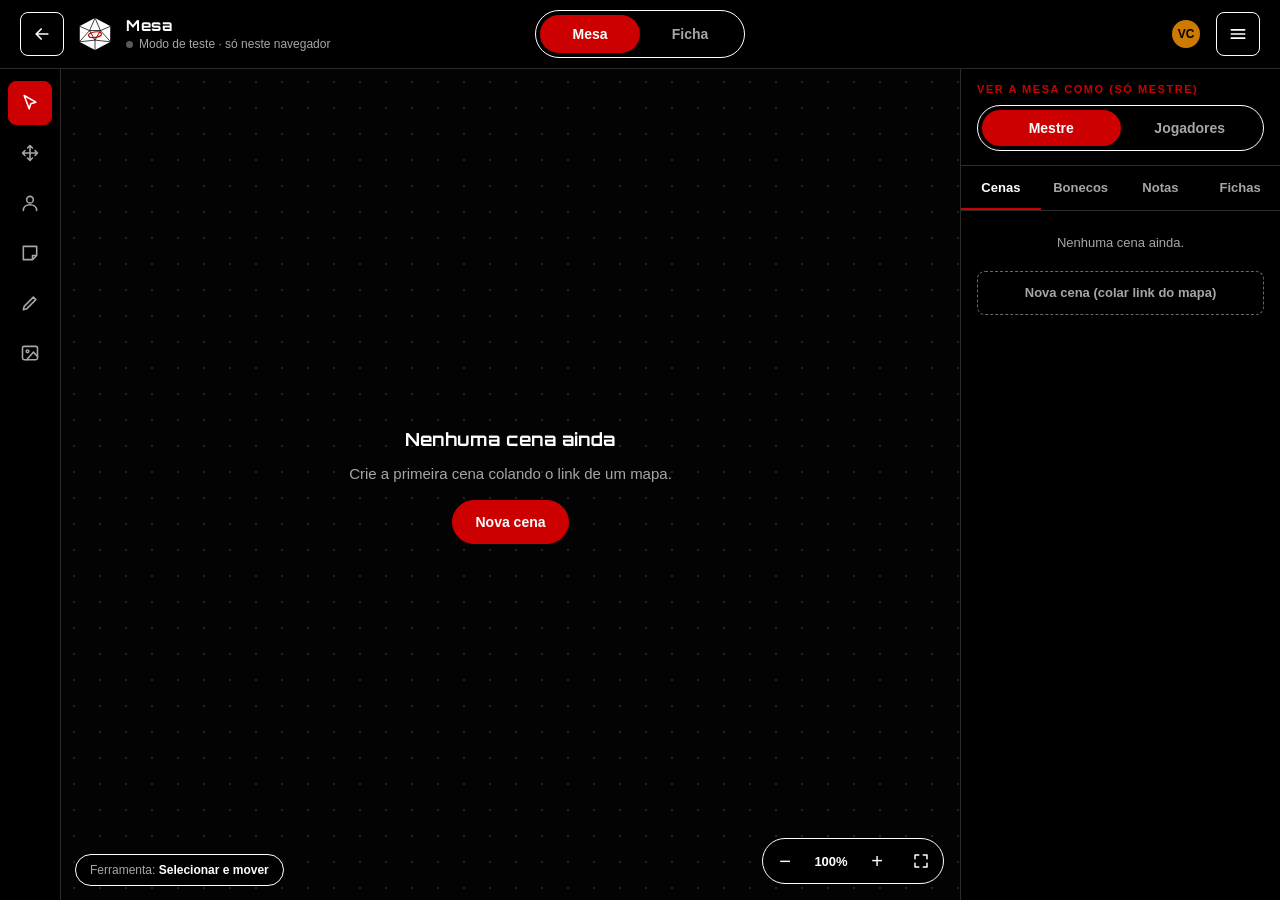
<file: mesa.html>
<!DOCTYPE html>
<html lang="pt-BR">
<head>
<meta charset="UTF-8">
<meta name="viewport" content="width=device-width, initial-scale=1, maximum-scale=1, user-scalable=no, viewport-fit=cover">
<title>Mesa — Black Hole Clube</title>
<link rel="preconnect" href="https://fonts.googleapis.com">
<link rel="preconnect" href="https://fonts.gstatic.com" crossorigin>
<link href="https://fonts.googleapis.com/css2?family=Orbitron:wght@500;700;900&display=swap" rel="stylesheet">
<link rel="stylesheet" href="bhc.css">
<link rel="stylesheet" href="mesa.css">
</head>
<body class="mesa-pg">

<svg width="0" height="0" style="position:absolute" aria-hidden="true">
  <symbol id="d20" viewBox="0 0 100 100">
    <polygon points="50,3 96,27 96,73 50,97 4,73 4,27" fill="#fff"/>
    <polygon points="34,40 66,40 50,68" fill="none" stroke="#000" stroke-width="2.5"/>
    <path d="M50 3L34 40M50 3L66 40M4 27L34 40M96 27L66 40M4 73L34 40M96 73L66 40M50 97L50 68M4 73L50 68M96 73L50 68M4 27L4 73M96 27L96 73" stroke="#000" stroke-width="2.2" fill="none"/>
    <ellipse cx="50" cy="52" rx="19" ry="8" fill="none" stroke="#CC0000" stroke-width="3.5" transform="rotate(-8 50 52)"/>
  </symbol>
</svg>

<div class="mesa-app" id="app">

  <header class="mesa-top">
    <div class="mt-esq">
      <a class="bhc-quadro" href="./" aria-label="Voltar ao início">
        <svg viewBox="0 0 24 24" fill="none" stroke="currentColor" stroke-width="2" stroke-linecap="round" stroke-linejoin="round" aria-hidden="true"><path d="M19 12H5M11 6l-6 6 6 6"/></svg>
      </a>
      <svg class="mt-logo" aria-hidden="true"><use href="#d20"/></svg>
      <div class="mt-titulo">
        <strong id="cenaNome">Mesa</strong>
        <span id="statusLinha"><i></i><span id="statusTxt">Conectando...</span></span>
      </div>
    </div>
    <nav class="bhc-seg mt-seg" aria-label="Alternar entre mesa e ficha">
      <a href="mesa.html" class="on" aria-current="page">Mesa</a>
      <a href="ficha.html">Ficha</a>
    </nav>
    <div class="mt-dir">
      <div class="mt-gente" id="gente" aria-label="Pessoas conectadas"></div>
      <button class="bhc-quadro" id="btnMenu" type="button" aria-label="Menu">
        <svg viewBox="0 0 24 24" fill="none" stroke="currentColor" stroke-width="2" stroke-linecap="round" aria-hidden="true"><path d="M4 7h16M4 12h16M4 17h16"/></svg>
      </button>
    </div>
  </header>

  <div class="mesa-corpo">

    <div class="mesa-ferr" role="toolbar" aria-label="Ferramentas" id="ferr">
      <button type="button" data-tool="sel" aria-label="Selecionar" title="Selecionar e mover (V)"><svg viewBox="0 0 24 24" fill="none" stroke="currentColor" stroke-width="1.9" stroke-linejoin="round"><path d="M5 3l14 8-6 2-2 6z"/></svg><span>Mover</span></button>
      <button type="button" data-tool="mov" aria-label="Mover a tela" title="Arrastar a tela (H)"><svg viewBox="0 0 24 24" fill="none" stroke="currentColor" stroke-width="1.9" stroke-linecap="round" stroke-linejoin="round"><path d="M12 3v18M3 12h18M9 6l3-3 3 3M9 18l3 3 3-3M6 9l-3 3 3 3M18 9l3 3-3 3"/></svg><span>Tela</span></button>
      <button type="button" data-tool="tok" data-so-mestre aria-label="Boneco" title="Adicionar boneco"><svg viewBox="0 0 24 24" fill="none" stroke="currentColor" stroke-width="1.9" stroke-linecap="round"><circle cx="12" cy="8" r="4"/><path d="M4 21c0-4.4 3.6-7 8-7s8 2.6 8 7"/></svg><span>Boneco</span></button>
      <button type="button" data-tool="note" aria-label="Nota" title="Nota (N)"><svg viewBox="0 0 24 24" fill="none" stroke="currentColor" stroke-width="1.9" stroke-linejoin="round"><path d="M4 4h16v11l-5 5H4z"/><path d="M15 20v-5h5"/></svg><span>Nota</span></button>
      <button type="button" data-tool="draw" aria-label="Desenhar" title="Desenhar (D)"><svg viewBox="0 0 24 24" fill="none" stroke="currentColor" stroke-width="1.9" stroke-linecap="round" stroke-linejoin="round"><path d="M4 20l4-1 11-11-3-3L5 16z"/></svg><span>Desenhar</span></button>
      <button type="button" data-tool="img" data-so-mestre aria-label="Imagem do mapa (só mestre)" title="Imagem do mapa"><svg viewBox="0 0 24 24" fill="none" stroke="currentColor" stroke-width="1.9" stroke-linecap="round" stroke-linejoin="round"><rect x="3" y="4" width="18" height="16" rx="2"/><circle cx="9" cy="10" r="1.6"/><path d="M21 16l-5-5-8 9"/></svg><span>Mapa</span></button>
      <button type="button" id="btnPainel" class="so-celular" aria-label="Abrir painel"><svg viewBox="0 0 24 24" fill="none" stroke="currentColor" stroke-width="1.9" stroke-linecap="round"><path d="M4 6h16M4 12h16M4 18h16"/></svg><span>Painel</span></button>
    </div>

    <div class="mesa-tela" id="tela">
      <div class="mundo" id="mundo">
        <div class="mapa-wrap" id="mapaWrap"><img id="mapaImg" alt="" draggable="false" hidden></div>
        <div class="grade" id="grade" hidden></div>
        <svg class="tracos" id="tracos" width="1" height="1" overflow="visible"></svg>
        <div class="camada" id="camada"></div>
      </div>

      <div class="aviso-topo" id="avisoTopo" hidden></div>
      <div class="aviso-centro" id="avisoCentro" hidden></div>

      <div class="chip-ferr" id="chipFerr">Ferramenta: <strong id="ferrNome">Mover</strong></div>
      <div class="opcoes-desenho" id="opcoesDesenho" hidden>
        <div class="cores" id="coresDesenho"></div>
        <label>Espessura <input type="range" id="espessura" min="2" max="14" value="4"></label>
      </div>
      <div class="zoom">
        <button type="button" id="zMenos" aria-label="Diminuir o zoom">−</button>
        <span id="zTxt">100%</span>
        <button type="button" id="zMais" aria-label="Aumentar o zoom">+</button>
        <button type="button" id="zAjustar" aria-label="Ajustar à tela" title="Ajustar à tela"><svg viewBox="0 0 24 24" fill="none" stroke="currentColor" stroke-width="2" stroke-linecap="round" stroke-linejoin="round"><path d="M4 9V4h5M20 9V4h-5M4 15v5h5M20 15v5h-5"/></svg></button>
      </div>

      <!-- cartão do boneco selecionado (celular, com o painel fechado) -->
      <div class="cartao-sel" id="cartaoSel" hidden></div>
    </div>

    <aside class="mesa-painel" id="painel" aria-label="Painel da mesa">
      <button type="button" class="fechar-painel so-celular" id="btnFecharPainel" aria-label="Fechar painel">×</button>

      <section class="pn-bloco" id="blocoVer" hidden>
        <span class="pn-rot">Ver a mesa como (só mestre)</span>
        <div class="bhc-seg pn-seg" id="segVer">
          <button type="button" data-ver="mestre" class="on">Mestre</button>
          <button type="button" data-ver="jogador">Jogadores</button>
        </div>
      </section>

      <section class="pn-bloco" id="blocoSel"></section>

      <div class="pn-abas" id="abas">
        <button type="button" data-aba="cenas" class="on">Cenas</button>
        <button type="button" data-aba="bonecos">Bonecos</button>
        <button type="button" data-aba="notas">Notas</button>
        <button type="button" data-aba="fichas" data-so-mestre hidden>Fichas</button>
      </div>
      <div class="pn-conteudo" id="conteudo"></div>
    </aside>
  </div>

  <div class="bhc-fundo-gaveta" id="gavetaFundo" hidden></div>
  <aside class="bhc-gaveta" id="gaveta" aria-label="Menu" hidden>
    <h2>Menu</h2>
    <a href="./">Início</a>
    <a href="ficha.html">Minha ficha</a>
    <button class="item" id="btnCampanha" type="button" hidden>Nome da campanha e sessão</button>
    <button class="item" id="btnAjuda" type="button">Como usar a mesa</button>
    <button class="item" id="btnLimparLocal" type="button" hidden>Apagar a mesa de teste</button>
    <p class="fim" id="gavetaFim"></p>
  </aside>

  <div class="dialogo-fundo" id="dialogoFundo" hidden>
    <div class="dialogo" role="dialog" aria-modal="true" id="dialogo"></div>
  </div>
</div>

<script src="firebase-config.js"></script>
<script type="module" src="mesa.js"></script>
</body>
</html>
</file>
<file: bhc.css>
/* ==========================================================================
   IDENTIDADE VISUAL — BLACK HOLE CLUBE (página inicial e mesa)
   Preto, branco e o vermelho do buraco negro, como no livro de regras.
   A ficha (style.css) continua com o visual dela; aqui só entram a página
   inicial e a mesa.
   ========================================================================== */
:root {
  --bg: #000;
  --txt: #fff;
  --muted: #a6a6a6;
  --linha: #2b2b2b;
  --linha-forte: #5a5a5a;
  --vermelho: #cc0000;
  --vermelho-vivo: #ff3131;
  --roxo: #8b2be2;
  --roxo-claro: #b77cf0;
  --sanidade: #561269;
  --vontade: #cc7a00;
  --creme: #f3e6d4;
  --fora: #4b4b4b;
  --ok: #35c46b;
  --f-corpo: Arial, Helvetica, sans-serif;
  --f-titulo: 'Orbitron', 'IBM Plex Sans Condensed', Arial, sans-serif;
  --raio: 8px;
}

* { box-sizing: border-box; }
html, body { margin: 0; background: var(--bg); color: var(--txt); font-family: var(--f-corpo); }
body { min-height: 100vh; -webkit-text-size-adjust: 100%; }
a { color: inherit; text-decoration: none; }
button { font-family: var(--f-corpo); }
h1, h2, h3 { margin: 0; }
:focus-visible { outline: 2px solid var(--vermelho-vivo); outline-offset: 2px; }
.sr-only { position: absolute; width: 1px; height: 1px; overflow: hidden; clip: rect(0 0 0 0); white-space: nowrap; }
[hidden] { display: none !important; }

/* ---------- barra do topo ---------- */
.bhc-top {
  display: flex; align-items: center; justify-content: space-between; gap: 12px; flex-wrap: wrap;
  padding: 12px 40px; border-bottom: 1px solid var(--linha); background: var(--bg);
}
.bhc-marca { display: flex; align-items: center; gap: 12px; }
.bhc-marca svg { width: 38px; height: 38px; }
.bhc-marca span { font-family: var(--f-titulo); font-weight: 700; font-size: 17px; letter-spacing: .1em; text-transform: uppercase; }
.bhc-top-dir { display: flex; align-items: center; gap: 14px; flex-wrap: wrap; }
.bhc-status { display: inline-flex; align-items: center; gap: 8px; font-size: 12px; color: var(--muted); }
.bhc-status i { width: 8px; height: 8px; border-radius: 50%; background: var(--linha-forte); display: block; }
.bhc-status.ok i { background: var(--ok); }
.bhc-status.erro i { background: var(--vermelho-vivo); }
.bhc-quadro { width: 44px; height: 44px; border-radius: var(--raio); border: 1px solid #fff; background: transparent; color: #fff; display: inline-flex; align-items: center; justify-content: center; cursor: pointer; }
.bhc-quadro:hover { background: #1a1a1a; }
.bhc-quadro svg { width: 20px; height: 20px; }
.bhc-eu { display: flex; align-items: center; gap: 10px; }
.bhc-eu .av { width: 40px; height: 40px; border-radius: 50%; background: #d8dce6; color: #000; display: flex; align-items: center; justify-content: center; font-weight: 700; font-size: 14px; overflow: hidden; }
.bhc-eu .av img { width: 100%; height: 100%; object-fit: cover; }
.bhc-eu div { display: flex; flex-direction: column; line-height: 1.3; }
.bhc-eu strong { font-size: 13px; }
.bhc-eu span { font-size: 12px; color: var(--muted); }

/* ---------- botões ---------- */
.bhc-btn {
  display: inline-flex; align-items: center; justify-content: center; gap: 10px; min-height: 44px; padding: 0 22px;
  border-radius: 999px; border: 1px solid #fff; background: transparent; color: #fff; font-weight: 700; font-size: 14px; cursor: pointer; white-space: nowrap;
}
.bhc-btn:hover { background: #1a1a1a; }
.bhc-btn.verm { background: var(--vermelho); border-color: var(--vermelho); }
.bhc-btn.verm:hover { background: #e00000; }
.bhc-btn.perigo { border-color: var(--vermelho-vivo); color: var(--vermelho-vivo); }
.bhc-btn.mini { min-height: 36px; padding: 0 14px; font-size: 12.5px; }
.bhc-btn[disabled] { opacity: .45; cursor: default; }
.bhc-btn svg { width: 18px; height: 18px; }

.bhc-seg { display: inline-flex; padding: 4px; border-radius: 999px; border: 1px solid #fff; font-size: 14px; font-weight: 700; }
.bhc-seg a, .bhc-seg button {
  min-height: 38px; min-width: 96px; padding: 0 22px; border-radius: 999px; border: 0; background: transparent; color: var(--muted);
  display: inline-flex; align-items: center; justify-content: center; font-weight: 700; font-size: 14px; cursor: pointer;
}
.bhc-seg .on { background: var(--vermelho); color: #fff; }

/* ---------- página inicial ---------- */
.bhc-main { width: 100%; max-width: 1200px; margin: 0 auto; padding: 36px 40px 44px; display: flex; flex-direction: column; gap: 30px; }

.bhc-hero { position: relative; overflow: hidden; min-height: 250px; border: 1px solid #3a3a3a; border-radius: 12px; background: #000; display: flex; align-items: center; }
.bhc-hero .arte { position: absolute; right: 0; top: 0; bottom: 0; width: 62%; }
.bhc-hero .arte svg { width: 100%; height: 100%; display: block; }
.bhc-hero .veu { position: absolute; left: 0; top: 0; bottom: 0; width: 70%; background: linear-gradient(90deg, #000 45%, rgba(0,0,0,.88) 65%, rgba(0,0,0,0)); }
.bhc-hero .texto { position: relative; z-index: 1; padding: 34px 40px; display: flex; flex-direction: column; gap: 14px; max-width: 640px; }
.bhc-hero .ola { font-size: 12px; letter-spacing: .16em; text-transform: uppercase; color: var(--muted); font-weight: 700; }
.bhc-hero h1 { font-family: var(--f-titulo); font-weight: 900; font-size: 40px; line-height: 1.15; letter-spacing: .03em; overflow-wrap: anywhere; }
.bhc-hero .sessao { display: flex; align-items: center; gap: 12px; font-size: 15px; }
.bhc-hero .sessao svg { width: 22px; height: 22px; flex: none; }
.bhc-hero .sessao .rot { color: var(--muted); }

.bhc-div { display: flex; align-items: center; gap: 14px; width: 100%; }
.bhc-div::before, .bhc-div::after { content: ''; flex: 1; height: 1px; background: #8a8a8a; }
.bhc-div svg { width: 40px; height: 40px; flex: none; }

.bhc-cartoes { display: flex; flex-wrap: wrap; gap: 24px; align-items: stretch; }
.bhc-card { border: 1px solid #fff; border-radius: 12px; background: #000; padding: 28px; display: flex; flex-direction: column; gap: 18px; min-height: 340px; min-width: 0; position: relative; overflow: hidden; }
.bhc-card.mesa { flex: 3 1 560px; }
.bhc-card.ficha { flex: 2 1 340px; }
.bhc-card h2 { font-family: var(--f-titulo); font-weight: 700; font-size: 28px; color: var(--vermelho); letter-spacing: .04em; }
.bhc-card .linha { position: relative; z-index: 1; display: flex; align-items: center; gap: 14px; flex-wrap: wrap; }
.bhc-card .selo { display: inline-flex; align-items: center; gap: 8px; padding: 5px 12px; border-radius: 999px; border: 1px solid #fff; font-size: 12px; font-weight: 700; }
.bhc-card .selo i { width: 8px; height: 8px; border-radius: 50%; background: var(--linha-forte); display: block; }
.bhc-card .selo.vivo i { background: var(--ok); }
.bhc-card .sub { position: relative; z-index: 1; font-size: 14px; color: var(--muted); }
.bhc-rot { font-size: 12px; letter-spacing: .14em; text-transform: uppercase; color: var(--roxo); font-weight: 700; }
.bhc-gente { position: relative; z-index: 1; display: flex; flex-direction: column; gap: 6px; }
.bhc-gente .p { display: flex; align-items: center; gap: 10px; font-size: 14px; font-weight: 700; }
.bhc-gente .p b { width: 28px; height: 28px; border-radius: 50%; color: #000; display: flex; align-items: center; justify-content: center; font-size: 11px; }
.bhc-gente .p small { color: var(--muted); font-weight: 400; font-size: 12px; }
.bhc-gente .vazio { font-size: 13px; color: var(--muted); }
.bhc-miniatura { position: absolute; right: -24px; bottom: -34px; width: 52%; height: 68%; border-radius: 12px; background-color: #050505; background-image: radial-gradient(#2a2a2a 1px, transparent 1px); background-size: 22px 22px; border: 1px solid #4a4a4a; transform: rotate(-4deg); overflow: hidden; background-position: center; }
.bhc-miniatura.com-mapa { background-size: cover; }
.bhc-miniatura i { position: absolute; border-radius: 4px; background: #121212; border: 1px solid #555; }
.bhc-miniatura b { position: absolute; width: 32px; height: 32px; border-radius: 50%; border: 2px solid #000; }
.bhc-card .acao { position: relative; z-index: 1; align-self: flex-start; margin-top: auto; }

.bhc-boneco-card { display: flex; align-items: center; gap: 0; }
.bhc-boneco-card .foto { position: relative; z-index: 1; width: 64px; height: 64px; border-radius: 50%; background: #d8dce6; overflow: hidden; flex: none; }
.bhc-boneco-card .foto img { width: 100%; height: 100%; object-fit: cover; display: block; }
.bhc-boneco-card .nome { flex: 1; min-width: 0; height: 50px; margin-left: -18px; padding: 0 12px 0 26px; background: #1f1f1f; display: flex; align-items: center; justify-content: space-between; gap: 8px; font-weight: 700; font-size: 16px; }
.bhc-boneco-card .nome span { overflow: hidden; text-overflow: ellipsis; white-space: nowrap; }
.bhc-boneco-card .nome small { font-size: 11px; color: var(--muted); font-weight: 400; white-space: nowrap; }
.bhc-barras { display: flex; flex-direction: column; gap: 9px; }
.bhc-barra { display: flex; align-items: center; gap: 10px; font-size: 12px; font-weight: 700; }
.bhc-barra > span:first-child { width: 62px; }
.bhc-barra > span:last-child { width: 44px; text-align: right; }
.bhc-barra .tr { flex: 1; height: 10px; border-radius: 99px; background: #1a1a1a; border: 1px solid #444; }
.bhc-barra .tr i { display: block; height: 8px; border-radius: 99px; }

.bhc-atalhos { display: grid; grid-template-columns: repeat(auto-fit, minmax(230px, 1fr)); gap: 20px; }
.bhc-atalho { padding: 20px; border-radius: var(--raio); border: 1px solid var(--linha-forte); background: #000; display: flex; flex-direction: column; gap: 12px; min-height: 140px; }
.bhc-atalho:hover { border-color: #fff; }
.bhc-atalho .topo { display: flex; justify-content: space-between; align-items: center; }
.bhc-atalho svg { width: 28px; height: 28px; }
.bhc-atalho strong { font-size: 16px; color: var(--vermelho); }
.bhc-atalho p { margin: 5px 0 0; font-size: 13px; color: var(--muted); }
.bhc-atalho .tag { padding: 3px 10px; border-radius: 999px; border: 1px solid var(--roxo); color: var(--roxo-claro); font-size: 11px; font-weight: 700; }
.bhc-atalho[aria-disabled="true"] { opacity: .55; pointer-events: none; }

.bhc-tabela-t { font-family: var(--f-titulo); font-weight: 700; font-size: 20px; color: var(--vermelho); letter-spacing: .04em; text-align: center; margin-bottom: 12px; }
.bhc-tabela { border: 1px solid #fff; }
.bhc-tabela .cab, .bhc-tabela .lin { display: grid; grid-template-columns: 1fr 170px; }
.bhc-tabela .cab { font-weight: 700; font-size: 14px; color: var(--vermelho); text-align: center; }
.bhc-tabela .cab span, .bhc-tabela .lin span { padding: 12px 16px; }
.bhc-tabela .cab span:first-child, .bhc-tabela .lin span:first-child { border-right: 1px solid #fff; }
.bhc-tabela .lin { border-top: 1px solid #fff; font-size: 14px; font-weight: 700; }
.bhc-tabela .lin span:last-child { color: var(--muted); font-weight: 400; font-size: 13px; }
.bhc-tabela .vazio { border-top: 1px solid #fff; padding: 14px 16px; font-size: 13px; color: var(--muted); text-align: center; }

.bhc-rodape { display: flex; flex-direction: column; align-items: center; gap: 10px; }
.bhc-rodape .nota { font-size: 12px; color: #8a8a8a; text-align: center; }

/* ---------- gaveta do menu ---------- */
.bhc-fundo-gaveta { position: fixed; inset: 0; z-index: 50; background: rgba(0,0,0,.65); }
.bhc-gaveta { position: fixed; top: 0; right: 0; bottom: 0; width: 320px; max-width: 92%; z-index: 51; background: #000; border-left: 1px solid #fff; padding: 20px; display: flex; flex-direction: column; gap: 10px; box-shadow: -12px 0 40px rgba(0,0,0,.6); }
.bhc-gaveta h2 { font-family: var(--f-titulo); font-size: 18px; color: var(--vermelho); letter-spacing: .04em; margin-bottom: 6px; }
.bhc-gaveta a, .bhc-gaveta button.item { display: flex; align-items: center; min-height: 46px; padding: 0 14px; border: 1px solid var(--linha-forte); border-radius: var(--raio); background: transparent; color: #fff; font-size: 14px; font-weight: 700; cursor: pointer; text-align: left; }
.bhc-gaveta a:hover, .bhc-gaveta button.item:hover { border-color: #fff; background: #111; }
.bhc-gaveta .fim { margin-top: auto; font-size: 12px; color: var(--muted); line-height: 1.5; }

/* ---------- celular ---------- */
@media (max-width: 720px) {
  .bhc-top { padding: 10px 16px; }
  .bhc-marca span { font-size: 13px; }
  .bhc-marca svg { width: 32px; height: 32px; }
  .bhc-eu div, .bhc-status { display: none; }
  .bhc-main { padding: 16px 16px 28px; gap: 18px; }
  .bhc-hero { min-height: 170px; }
  .bhc-hero .arte { width: 80%; }
  .bhc-hero .texto { padding: 18px 18px; gap: 8px; max-width: 78%; }
  .bhc-hero h1 { font-size: 21px; }
  .bhc-hero .sessao { font-size: 12.5px; }
  .bhc-card { padding: 18px; min-height: 0; gap: 12px; }
  .bhc-card h2 { font-size: 20px; }
  .bhc-miniatura { position: relative; right: auto; bottom: auto; width: 100%; height: 90px; transform: none; border-radius: 8px; }
  .bhc-atalhos { grid-template-columns: repeat(2, minmax(0, 1fr)); gap: 10px; }
  .bhc-atalho { min-height: 0; padding: 12px 14px; gap: 4px; }
  .bhc-atalho .topo svg { display: none; }
  .bhc-atalho strong { font-size: 13px; }
  .bhc-atalho p { font-size: 11px; margin-top: 2px; }
  .bhc-tabela .cab, .bhc-tabela .lin { grid-template-columns: 1fr 100px; }
  .bhc-tabela .cab span, .bhc-tabela .lin span { padding: 10px; }
}
</file>
<file: style.css>
/* ==========================================================================
   FICHA UNIVERSAL — BLACK HOLE CLUB
   Reprodução fiel da ficha em PDF/imagens de referência.
   Medidas extraídas por análise de pixels do documento original
   (referência: página A4/Letter renderizada a 1700×2200px).
   ========================================================================== */

:root {
  /* ---- Cores extraídas por amostragem de pixel do PDF original ---- */
  --c-bg:            #000000;
  --c-text:          #FFFFFF;
  --c-stripe:        #A6A6A6; /* fundo cinza das linhas alternadas (Saúde/Sanidade) */
  --c-vida:          #CC0000;
  --c-sanidade:      #561269;
  --c-forca:         #CC7A00;
  --c-ov:            255, 255, 255; /* cor (RGB) das sobreposições translúcidas */
  --c-flag-light:    #D9DEEB;
  --c-flag-red:      #FF3131;
  --c-flag-navy:     #1800AD;
  --c-placeholder:   #A4A8B3;

  /* ---- Fontes identificadas nos metadados do PDF ----
     Open Sans (regular/bold), Sorts Mill Goudy (serifada), IBM Plex Sans Condensed (bold) */
  --f-sans:      'Open Sans', Arial, sans-serif;
  --f-serif:     'Sorts Mill Goudy', Georgia, serif;
  --f-display:   'IBM Plex Sans Condensed', 'Open Sans', Arial, sans-serif;

  /* ---- Página A4 ---- */
  --page-w: 210mm;
  --page-h: 297mm;
  --margin-x: 10.3mm;    /* ~4.9% da largura, medido no original */

  --fs-base: 3.15mm;

  /* ---- Cores do total de sucessos: 0 · 1–2 · 3–4 · 5–6 · 7–8 · 9+ ---- */
  --res-0: #7d0f0f;  /* vermelho bem escuro */
  --res-1: #ff6b6b;  /* vermelho claro */
  --res-2: #ece4d2;  /* branco diferente do texto */
  --res-3: #4da3ff;  /* azul */
  --res-4: #b36bff;  /* roxo */
  --res-5: #ff5fb0;  /* rosa */

  /* ---- Cor do número na face do dado ---- */
  --c-face-success: #cc0000;
  --c-face-crit:    #7B1FA2;
  --c-page-out:     #4b4b4b; /* fundo fora das páginas */
}

/* ---- Tema claro (escolhido na aba de configurações) ---- */
html.tema-claro {
  --c-bg:           #ffffff;
  --c-text:         #141414;
  --c-stripe:       #d9d9d9;
  --c-ov:           0, 0, 0;
  --c-page-out:     #c9c9c9;
  --c-placeholder:  #9aa0ad;

  --res-0: #5c0000;
  --res-1: #e03a3a;
  --res-2: #8d8676;
  --res-3: #1f6fd6;
  --res-4: #8a3fe0;
  --res-5: #e0237f;

  --c-face-success: #ff4040;
  --c-face-crit:    #c58bff;
}

/* ==========================================================================
   RESET & BASE
   ========================================================================== */
* { box-sizing: border-box; }

html, body {
  margin: 0;
  padding: 0;
  background: var(--c-page-out);
  color: var(--c-text);
  font-family: var(--f-sans);
}

button {
  font-family: inherit;
  cursor: pointer;
}

[contenteditable="true"] {
  outline: none;
  cursor: text;
}
[contenteditable="true"]:hover,
[contenteditable="true"]:focus {
  background: rgba(var(--c-ov),0.08);
}

input[type="text"] {
  font-family: inherit;
  color: var(--c-text);
  background: transparent;
  border: none;
  outline: none;
  width: 100%;
  min-width: 0;
}
input[type="text"]:hover,
input[type="text"]:focus {
  background: rgba(var(--c-ov),0.08);
}

/* ==========================================================================
   BARRA DE FERRAMENTAS (tela apenas)
   ========================================================================== */
.toolbar {
  position: sticky;
  top: 0;
  z-index: 100;
  display: flex;
  align-items: center;
  justify-content: space-between;
  gap: 12px;
  padding: 10px 18px;
  background: #1a1a1a;
  border-bottom: 1px solid #333;
  font-family: var(--f-sans);
  color: #fff;
}
.toolbar-left { display: flex; align-items: center; gap: 10px; min-width: 0; }
.toolbar-cfg {
  display: inline-flex;
  align-items: center;
  justify-content: center;
  background: #2a2a2a;
  color: #fff;
  border: 1px solid #555;
  border-radius: 6px;
  width: 33px;
  height: 33px;
  padding: 0;
}
.toolbar-cfg svg { display: block; }
.toolbar-cfg:hover { background: #3a3a3a; }
.toolbar-title { font-weight: 700; letter-spacing: .02em; font-size: 14px; }
.toolbar-actions { display: flex; align-items: center; gap: 10px; }
.toolbar-actions button {
  background: #2a2a2a;
  color: #fff;
  border: 1px solid #555;
  border-radius: 6px;
  padding: 7px 14px;
  font-size: 13px;
}
.toolbar-actions button:hover { background: #3a3a3a; }
#btnReset:hover { background: #5a1f1f; border-color: #a33; }
.save-indicator {
  font-size: 12px;
  color: #8fd18f;
  opacity: 0;
  transition: opacity .4s;
  min-width: 90px;
}
.save-indicator.show { opacity: 1; }

/* Status da conexão com a Artemis (Discord) */
.artemis-status { font-size: 12px; color: #bbb; max-width: 340px; }
.artemis-status:empty { display: none; }
.artemis-status.ok { color: #8fd18f; }
.artemis-status.erro { color: #e88; }

/* ==========================================================================
   ESTRUTURA GERAL DAS PÁGINAS
   ========================================================================== */
.sheet-wrapper {
  display: flex;
  flex-direction: column;
  align-items: center;
  gap: 24px;
  padding: 24px 12px 60px;
}

.page {
  position: relative;
  width: var(--page-w);
  min-height: var(--page-h);
  background: var(--c-bg);
  color: var(--c-text);
  overflow: hidden;
  box-shadow: 0 4px 24px rgba(0,0,0,.6);
  padding: 8mm var(--margin-x) 10mm;
  font-size: var(--fs-base);
}

/* ==========================================================================
   TÍTULOS DE SEÇÃO
   ========================================================================== */
.section-title {
  font-family: var(--f-display);
  font-weight: 700;
  font-size: 8.2mm;
  text-align: center;
  margin: 7mm 0 4mm;
}
.section-title-serif {
  font-family: var(--f-sans);
  font-weight: 700;
  font-size: 6.6mm;
  margin: 0 0 3mm;
}
.subsection-title {
  font-family: var(--f-sans);
  font-weight: 700;
  font-size: 5mm;
  margin: 0 0 2.5mm;
}
.subsection-title-serif {
  font-family: var(--f-serif);
  font-weight: 400;
  font-size: 6mm;
  margin: 6mm 0 3mm;
}
.mini-heading {
  font-family: var(--f-sans);
  font-weight: 700;
  font-size: 4.3mm;
  text-align: center;
  margin: 0 0 2mm;
}

/* ==========================================================================
   CABEÇALHO: RETRATO | LOGOTIPO | SAÚDE-SANIDADE
   Três colunas fluem lado a lado, cada uma com sua própria altura —
   por isso são independentes (grid) e não uma soma de blocos empilhados.
   ========================================================================== */
.header-grid {
  display: grid;
  grid-template-columns: 29% 1fr 32.5%;
  column-gap: 2%;
  align-items: start;
  margin-bottom: 5mm;
}
.col-left {
  display: flex;
  flex-direction: column;
  gap: 1mm;
}
.col-center {
  display: flex;
  flex-direction: column;
  align-items: center;
  gap: 2mm;
}

/* ---- Retrato + bandeira ---- */
.portrait-module {
  display: flex;
  align-items: center;
  height: 25.9mm;
  flex: none;
}
.portrait-circle {
  position: relative;
  z-index: 2;
  flex: none;
  width: 25.9mm;
  height: 25.9mm;
  border-radius: 50%;
  background: var(--c-flag-light);
  border: none;
  padding: 0;
  overflow: hidden;
  display: block;
}
.portrait-img {
  position: absolute;
  inset: 0;
  width: 100%;
  height: 100%;
  object-fit: cover;
  display: none;
}
.portrait-img[src]:not([src=""]) { display: block; }
.portrait-placeholder {
  position: absolute;
  inset: 0;
  width: 100%;
  height: 100%;
  fill: var(--c-placeholder);
}
.portrait-circle.has-photo .portrait-placeholder {
  display: none;
}
.portrait-flag {
  flex: 1;
  height: 20.1mm;
  margin-left: -12.95mm;
  display: flex;
  flex-direction: column;
  overflow: hidden;
}
/* O bloco do nome e as barras seguem por baixo do retrato (que fica na frente),
   então não sobra vão preto nos cantos do círculo. */
.flag-name,
input[type="text"].flag-name {
  flex: 54;
  background: rgba(var(--c-ov), 0.12);
  color: var(--c-text);
  border: none;
  padding: 0 3mm 0 calc(12.95mm + 3mm);
  font-family: var(--f-sans);
  font-weight: 700;
  font-size: 4mm;
}
.flag-name::placeholder { color: var(--c-text); opacity: .5; }
.flag-name:hover, .flag-name:focus,
input[type="text"].flag-name:hover, input[type="text"].flag-name:focus { background: rgba(var(--c-ov), 0.12); }
.flag-stat {
  position: relative;
  overflow: hidden;
  background: rgba(var(--c-ov), 0.12);
}
.flag-stat-vida     { flex: 27; }
.flag-stat-sanidade { flex: 19; }
.flag-stat-fill {
  position: absolute;
  inset: 0;
  width: 0%;
  transition: width .2s ease;
}
.flag-stat-vida .flag-stat-fill     { background: var(--c-vida); }
.flag-stat-sanidade .flag-stat-fill { background: var(--c-sanidade); }

/* ---- Logotipo (dado d20 com emblema) ---- */
.logo-module {
  position: relative;
  width: 42mm;
  margin: 0 auto;
  aspect-ratio: 200 / 230;
}
.dice-logo-img,
.dice-svg {
  width: 100%;
  height: 100%;
  display: block;
  overflow: visible;
}

/* ---- Animação do dado ----
   As peças giram em torno do próprio centro; o número aparece na face do meio. */
.dice-body,
.dice-hole,
.dice-face-num {
  transform-box: fill-box;
  transform-origin: center;
}
.dice-face-num {
  font-family: var(--f-display);
  font-weight: 700;
  font-size: 27px;
  fill: var(--c-bg);
  opacity: 0;
}
.dice-faces { fill: var(--c-text); }
.dice-face-num.is-success { fill: var(--c-face-success); }
.dice-face-num.is-crit    { fill: var(--c-face-crit); font-size: 30px; }
.dice-face-num.is-wide    { font-size: 17px; }
.dice-roll-btn.is-rolling { cursor: progress; }
.dice-roll-btn.is-rolling:hover,
.dice-roll-btn.is-rolling:active { transform: none; }

/* ---- Saúde / Sanidade ---- */
.status-tables { font-family: var(--f-serif); }
.status-heading {
  font-family: var(--f-display);
  font-weight: 700;
  font-size: 5.6mm;
  text-align: center;
  margin: 0 0 1mm;
}
#statusBlock-sanidade { margin-top: 2mm; }
.status-rows { display: flex; flex-direction: column; }
.status-row {
  display: flex;
  align-items: center;
  height: 5.4mm;
  padding: 0 1mm;
  cursor: pointer;
}
.status-row.stripe { background: var(--c-stripe); }
.status-label { flex: 1; font-size: 4mm; line-height: 1; }
.status-mod {
  font-size: 3mm;
  width: 4mm;
  text-align: center;
  font-style: italic;
  margin-right: 1.5mm;
}
.status-check {
  width: 3.6mm;
  height: 3.6mm;
  border: .45mm solid var(--c-text);
  flex: none;
  background: transparent;
}
.status-row.checked .status-check { background: var(--c-text); }

/* ==========================================================================
   BARRAS: VIDA / SANIDADE / FORÇA DE VONTADE
   ========================================================================== */
.bars {
  display: flex;
  flex-direction: column;
  gap: 2.6mm;
}
.bar-label {
  font-family: var(--f-sans);
  font-weight: 700;
  font-size: 3.4mm;
  text-align: center;
  margin-bottom: .8mm;
}
.bar {
  position: relative;
  display: flex;
  align-items: center;
  justify-content: space-between;
  height: 7.1mm;
  border-radius: 3.6mm;
  padding: 0 2.5mm;
  overflow: hidden;
  background: rgba(var(--c-ov), 0.12);
  border: .3mm solid rgba(var(--c-ov), 0.5);
}
.bar-fill {
  position: absolute;
  inset: 0;
  width: 0%;
  transition: width .2s ease;
}
.bar-vida     .bar-fill { background: var(--c-vida); }
.bar-sanidade .bar-fill { background: var(--c-sanidade); }
.bar-forca    .bar-fill { background: var(--c-forca); }
.bar-arrow {
  position: relative;
  z-index: 1;
  background: none;
  border: none;
  color: var(--c-text);
  font-size: 3.4mm;
  line-height: 1;
  padding: 1mm;
}
.bar-value {
  position: relative;
  z-index: 1;
  font-family: var(--f-sans);
  font-weight: 700;
  font-size: 4mm;
}
.bar-value span { padding: 0 .3mm; }

/* ==========================================================================
   DEFESA / DESLOCAMENTO — agora em linha, abaixo das barras (col-left)
   ========================================================================== */
.stats-row {
  display: flex;
  align-items: flex-start;
  gap: 4mm;
  margin-top: 2.5mm;
}
.defesa-block { text-align: center; }
.shield-wrap {
  position: relative;
  width: 14mm;
  margin: 0 auto;
}
.shield-icon {
  width: 100%;
  height: auto;
  fill: none;
  stroke: var(--c-text);
  stroke-width: 4;
}
.defesa-value {
  position: absolute;
  left: 0; right: 0;
  top: 38%;
  font-family: var(--f-sans);
  font-weight: 800;
  font-size: 4mm;
}
.deslocamento-block { text-align: center; }
.deslocamento-box {
  border: .5mm solid var(--c-text);
  border-radius: 2.4mm;
  padding: 1.4mm 2.5mm;
  font-family: var(--f-sans);
  font-weight: 800;
  font-size: 4.4mm;
  white-space: nowrap;
}

/* ==========================================================================
   DADO CLICÁVEL + CAIXA DE RESULTADOS DA ROLAGEM
   (ocupa o espaço que Defesa/Deslocamento usavam antes, abaixo do dado)
   ========================================================================== */
.dice-roll-btn {
  background: none;
  border: none;
  padding: 0;
  cursor: pointer;
  transition: transform .12s ease;
}
.dice-roll-btn:hover { transform: scale(1.03); }
.dice-roll-btn:active { transform: scale(0.97); }

.roll-panel {
  width: 70.8mm;
  min-height: 33.5mm;
  margin: 4mm auto 0;
  border: .5mm solid var(--c-text);
  border-radius: 6mm;
  padding: 3mm 4mm;
  display: flex;
  flex-direction: column;
  gap: 2mm;
}
.roll-result {
  flex: 1;
  font-family: var(--f-sans);
  font-size: 3.1mm;
  line-height: 1.5;
  overflow-y: auto;
}
.roll-empty {
  text-align: center;
  opacity: .6;
  margin: auto;
}
.roll-empty-sub { display: block; margin-top: 1.5mm; font-size: 2.6mm; }
.roll-line { display: flex; justify-content: space-between; gap: 2mm; }
.roll-line strong { font-weight: 700; }
.roll-dice-values {
  display: flex;
  flex-wrap: wrap;
  gap: 1mm;
  margin: 1mm 0;
}
.roll-die {
  display: inline-flex;
  align-items: center;
  justify-content: center;
  width: 5.5mm;
  height: 5.5mm;
  border: .3mm solid var(--c-text);
  border-radius: 1mm;
  font-size: 2.8mm;
  font-weight: 700;
}
.roll-die.success { background: var(--c-text); color: var(--c-bg); }
.roll-die.crit { background: var(--c-vida); color: #fff; border-color: var(--c-vida); }
.roll-die.pop { animation: rollDiePop .18s ease-out; }
@keyframes rollDiePop {
  from { transform: scale(.6); opacity: 0; }
  to   { transform: scale(1);  opacity: 1; }
}
.roll-final {
  font-size: 4mm;
  font-weight: 800;
  text-align: center;
  margin-top: .5mm;
}
.roll-score {
  display: flex;
  flex-direction: column;
  align-items: center;
  line-height: 1;
  margin-top: 1mm;
}
.roll-score-num {
  font-family: var(--f-display);
  font-weight: 700;
  font-size: 13mm;
}
.roll-score-label {
  font-size: 2.8mm;
  letter-spacing: .08em;
  text-transform: uppercase;
  margin-top: .8mm;
  opacity: .85;
}
.res-0 { color: var(--res-0); }
.res-1 { color: var(--res-1); }
.res-2 { color: var(--res-2); }
.res-3 { color: var(--res-3); }
.res-4 { color: var(--res-4); }
.res-5 { color: var(--res-5); }

/* ==========================================================================
   ATRIBUTOS / HABILIDADES — grade de listas com pontos
   ========================================================================== */
.attributes-grid, .skills-grid {
  display: grid;
  grid-template-columns: repeat(3, 1fr);
  column-gap: 4mm;
}
.attr-column-heading, .skill-column-heading {
  font-family: var(--f-display);
  font-weight: 700;
  font-size: 5.6mm;
  text-align: center;
  margin: 0 0 2.5mm;
}
.trait-row {
  display: flex;
  align-items: baseline;
  gap: 1.2mm;
  height: 5.6mm;
  cursor: pointer;
  border-radius: 1.2mm;
  padding: 0 1mm;
  margin: 0 -1mm;
  transition: background .12s ease;
}
.trait-row:hover { background: rgba(var(--c-ov),0.06); }
.trait-row.selected {
  background: rgba(var(--c-ov), 0.16);
  box-shadow: inset 0 0 0 .35mm var(--c-text);
}
.trait-label {
  font-family: var(--f-sans);
  font-weight: 700;
  font-size: 3.6mm;
  white-space: nowrap;
  outline: none;
}
.trait-fill {
  flex: 1;
  border-bottom: .35mm solid var(--c-text);
  height: 0;
  align-self: center;
  min-width: 3mm;
}
.dots {
  display: flex;
  gap: 1mm;
  flex: none;
}
.dot {
  width: 3.1mm;
  height: 3.1mm;
  border-radius: 50%;
  border: .38mm solid var(--c-text);
  background: transparent;
  padding: 0;
  display: block;
}
.dot.filled { background: var(--c-text); }

/* ==========================================================================
   PÁGINA 2 — estrutura em grade 2×2
   ========================================================================== */
#page2 {
  display: grid;
  grid-template-columns: 47% 47%;
  column-gap: 6%;
  grid-template-rows: auto auto auto;
  align-content: start;
}
.p2-col-left  { grid-column: 1; grid-row: 1; }
.p2-col-right { grid-column: 2; grid-row: 1; }
.p2-bottom-left  { grid-column: 1; grid-row: 2; margin-top: 6mm; }
.p2-bottom-right { grid-column: 2; grid-row: 2; margin-top: 6mm; align-self: end; }
.p2-notes { grid-column: 1 / 3; grid-row: 3; margin-top: 6mm; }
.notes-area {
  min-height: 28mm;
  border: .35mm solid var(--c-text);
  border-radius: 2mm;
  padding: 3mm;
  font-family: var(--f-sans);
  font-size: 3.4mm;
  line-height: 1.6;
  background-image: repeating-linear-gradient(
    to bottom,
    transparent, transparent 6.9mm,
    rgba(var(--c-ov),0.35) 6.9mm, rgba(var(--c-ov),0.35) 7.1mm
  );
}

/* ---- Linhas em branco (Outras características / Antecedentes) ---- */
.blank-rows { margin-bottom: 5mm; }
.blank-row {
  display: flex;
  align-items: center;
  gap: 1.6mm;
  height: 5.6mm;
}
.blank-row input[type="text"] {
  flex: 1;
  border-bottom: .35mm solid var(--c-text);
  font-size: 3.6mm;
  height: 4.6mm;
}

/* ---- Tabela de Inventário ---- */
.inventory-table {
  width: 100%;
  border-collapse: collapse;
  table-layout: fixed;
  margin-bottom: 2mm;
}
.inventory-table th {
  font-family: var(--f-sans);
  font-weight: 700;
  font-size: 3.6mm;
  text-align: left;
  border: .3mm solid var(--c-text);
  padding: 1.4mm 1.6mm;
}
.inventory-table td {
  border: .3mm solid var(--c-text);
  height: 8.4mm;
  padding: 0;
}
.inventory-table td input[type="text"] {
  height: 100%;
  padding: 0 1.6mm;
  font-size: 3.4mm;
}
.col-item     { width: 16.6%; }
.col-categoria{ width: 27.7%; }
.col-qtd      { width: 14.5%; }
.col-tamanho  { width: 26.1%; }
.col-obs      { width: 15.1%; }

/* ---- Qualidades & Defeitos ---- */
.qd-table { margin-bottom: 4mm; }
.qd-headers {
  display: grid;
  grid-template-columns: 46% 25% 29%;
  font-family: var(--f-serif);
  font-size: 4.6mm;
  margin-bottom: 2mm;
}
.qd-headers .qd-h-tipo, .qd-headers .qd-h-custo { text-align: center; }
.qd-row {
  display: grid;
  grid-template-columns: 46% 25% 29%;
  column-gap: 2%;
  height: 5.4mm;
  align-items: end;
}
.qd-row input[type="text"] {
  border-bottom: .35mm solid var(--c-text);
  font-size: 3.4mm;
  height: 4.4mm;
  text-align: center;
}
.qd-row input.qd-nome { text-align: left; }

/* ---- Armamento + Armadura (grade única de 2×2, 4ª célula = Armadura) ---- */
.weapons-grid {
  display: grid;
  grid-template-columns: 1fr 1fr;
  column-gap: 5%;
  row-gap: 4mm;
}
.weapon-field, .desc-field {
  display: flex;
  align-items: baseline;
  gap: 1mm;
  height: 5.2mm;
}
.weapon-field .wf-label, .desc-field .wf-label {
  font-family: var(--f-sans);
  font-size: 3.6mm;
  white-space: nowrap;
}
.weapon-field input[type="text"], .desc-field input[type="text"] {
  border-bottom: .35mm solid var(--c-text);
  font-size: 3.4mm;
  height: 4.4mm;
}
input.weapon-extra-line {
  display: block;
  width: 100%;
  border-bottom: .35mm solid var(--c-text);
  height: 4.6mm;
  margin-bottom: .6mm;
}

/* ---- Armadura (4ª célula da grade de Armamento) ---- */
.armadura-heading { text-align: right; margin: 0 0 2mm; }
.armor-block { display: flex; flex-direction: column; align-items: flex-end; }
.armor-block .weapon-field { width: 78%; }

/* ---- Description ---- */
.description-fields { display: flex; flex-direction: column; }

/* ---- Retrato inferior (moldura arredondada) ---- */
.portrait-frame {
  position: relative;
  width: 87.8mm;
  height: 33.8mm;
  border: .6mm solid var(--c-text);
  border-radius: 7mm;
  background: transparent;
  overflow: hidden;
  padding: 0;
  display: block;
}

/* ==========================================================================
   IMPRESSÃO
   ========================================================================== */
@media print {
  html, body { background: var(--c-bg) !important; background-image: none !important; }
  * {
    -webkit-print-color-adjust: exact !important;
    print-color-adjust: exact !important;
    color-adjust: exact !important;
  }
  .no-print { display: none !important; }
  .sheet-wrapper { gap: 0; padding: 0; }
  .page {
    box-shadow: none;
    margin: 0;
    width: 210mm;
    min-height: 297mm;
  }
  .page + .page { break-before: page; page-break-before: always; }
  /* Anotações: só saem se tiverem texto (e se a opção estiver ligada) */
  .notes-page { display: none !important; min-height: 0; }
  .notes-page.tem-texto { display: block !important; }
  html.sem-notas-pdf .notes-page { display: none !important; }
  .notes-text { display: none !important; }
  .notes-page .notes-print { display: block; }
  @page {
    size: A4;
    margin: 0;
  }
}

/* ==========================================================================
   RESPONSIVO — apenas permite zoom/scroll horizontal, layout não muda
   ========================================================================== */
@media (max-width: 210mm) {
  .sheet-wrapper { align-items: flex-start; overflow-x: auto; }
}


/* ==========================================================================
   ABA LATERAL DE CONFIGURAÇÕES (abre pela esquerda)
   ========================================================================== */
.cfg-backdrop {
  position: fixed;
  inset: 0;
  z-index: 190;
  background: rgba(0, 0, 0, .5);
  opacity: 0;
  visibility: hidden;
  transition: opacity .25s ease, visibility 0s linear .25s;
}
.cfg-backdrop.open { opacity: 1; visibility: visible; transition-delay: 0s; }

.cfg-panel {
  position: fixed;
  top: 0;
  left: 0;
  bottom: 0;
  z-index: 200;
  width: min(320px, 86vw);
  padding: 16px 18px 24px;
  overflow-y: auto;
  background: #1a1a1a;
  color: #eee;
  border-right: 1px solid #333;
  box-shadow: 4px 0 24px rgba(0, 0, 0, .5);
  font-family: var(--f-sans);
  transform: translateX(-100%);
  visibility: hidden;
  transition: transform .25s ease, visibility 0s linear .25s;
}
.cfg-panel.open { transform: none; visibility: visible; transition-delay: 0s; }

.cfg-head { display: flex; align-items: center; justify-content: space-between; margin-bottom: 18px; }
.cfg-head h2 { margin: 0; font-size: 16px; font-weight: 700; }
.cfg-close {
  background: none;
  border: none;
  color: #eee;
  font-size: 26px;
  line-height: 1;
  padding: 0 4px;
}
.cfg-group { padding: 14px 0; border-top: 1px solid #2c2c2c; }
.cfg-group h3 {
  margin: 0 0 10px;
  font-size: 11px;
  font-weight: 700;
  letter-spacing: .08em;
  text-transform: uppercase;
  color: #9a9a9a;
}
.cfg-seg { display: flex; border: 1px solid #555; border-radius: 6px; overflow: hidden; }
.cfg-seg button {
  flex: 1;
  background: transparent;
  color: #eee;
  border: none;
  padding: 8px 10px;
  font-size: 13px;
}
.cfg-seg button + button { border-left: 1px solid #555; }
.cfg-seg button:hover { background: #2a2a2a; }
.cfg-seg button.active { background: #eee; color: #111; font-weight: 700; }
.cfg-switch {
  display: flex;
  align-items: center;
  gap: 10px;
  margin-top: 12px;
  font-size: 13px;
  cursor: pointer;
}
.cfg-seg + .cfg-switch { margin-top: 14px; }
.cfg-switch input { width: 16px; height: 16px; accent-color: #eee; }
.cfg-hint { margin: 8px 0 0; font-size: 12px; line-height: 1.45; color: #9a9a9a; }

/* ==========================================================================
   ANOTAÇÕES — página extra, minimalista, que cresce conforme se escreve
   ========================================================================== */
.notes-page { display: none; overflow: visible; height: auto; }
.notes-page.open { display: block; }
.notes-text {
  display: block;
  width: 100%;
  min-height: calc(var(--page-h) - 18mm);
  border: none;
  outline: none;
  resize: none;
  overflow: hidden;
  padding: 0;
  background: transparent;
  color: var(--c-text);
  font-family: var(--f-sans);
  font-size: 3.6mm;
  line-height: 1.7;
}
.notes-print {
  display: none;
  white-space: pre-wrap;
  overflow-wrap: anywhere;
  font-family: var(--f-sans);
  font-size: 3.6mm;
  line-height: 1.7;
}
.notes-min {
  position: absolute;
  top: 3mm;
  right: 4mm;
  z-index: 2;
  width: 8mm;
  height: 8mm;
  border: .3mm solid rgba(var(--c-ov), .45);
  border-radius: 50%;
  background: transparent;
  color: var(--c-text);
  font-size: 5mm;
  line-height: 1;
  padding: 0;
  opacity: .55;
}
.notes-min:hover { opacity: 1; }

.notes-add-wrap { display: flex; justify-content: center; margin-top: -8px; }
.notes-add-wrap.oculto { display: none; }
.notes-add {
  position: relative;
  width: 11mm;
  height: 11mm;
  border: .35mm solid rgba(255, 255, 255, .55);
  border-radius: 50%;
  background: rgba(0, 0, 0, .35);
  color: #fff;
  font-size: 6.5mm;
  line-height: 1;
  padding: 0;
}
.notes-add:hover { background: rgba(0, 0, 0, .6); border-color: #fff; }
.notes-add.tem-texto::after {
  content: '';
  position: absolute;
  top: .6mm;
  right: .6mm;
  width: 2.2mm;
  height: 2.2mm;
  border-radius: 50%;
  background: #fff;
}


/* ==========================================================================
   FUNDO PERSONALIZADO DO SITE (só a parte vazia, fora das páginas)
   ========================================================================== */
html.tem-fundo {
  background-image: var(--fundo-img);
  background-size: cover;
  background-position: center;
  background-attachment: fixed;
  background-repeat: no-repeat;
}
html.tem-fundo body { background: transparent; }

/* ---- Campos extras da aba de configurações ---- */
.cfg-sub { margin-top: 12px; }
.cfg-sub[hidden] { display: none; }
.cfg-sub label { display: block; margin-bottom: 6px; font-size: 12px; color: #9a9a9a; }
.cfg-select,
.cfg-input {
  width: 100%;
  background: #262626;
  color: #eee;
  border: 1px solid #555;
  border-radius: 6px;
  padding: 8px 10px;
  font-family: var(--f-sans);
  font-size: 13px;
}
input[type="text"].cfg-input { width: 100%; }
input[type="text"].cfg-input:hover, input[type="text"].cfg-input:focus { background: #2e2e2e; }
.cfg-row { display: flex; gap: 8px; margin-top: 8px; }
.cfg-btn {
  flex: 1;
  background: #2a2a2a;
  color: #eee;
  border: 1px solid #555;
  border-radius: 6px;
  padding: 8px 10px;
  font-size: 13px;
}
.cfg-btn:hover { background: #3a3a3a; }
.cfg-msg { min-height: 1em; margin: 8px 0 0; font-size: 12px; line-height: 1.4; color: #9a9a9a; }
.cfg-msg.erro { color: #e88; }

/* ==========================================================================
   BARRA DO TOPO — voltar ao início e alternador Mesa | Ficha (tela apenas)
   ========================================================================== */
.toolbar-back {
  display: inline-flex; align-items: center; justify-content: center;
  width: 33px; height: 33px; border: 1px solid #fff; border-radius: 6px; color: #fff; text-decoration: none;
}
.toolbar-back:hover { background: #3a3a3a; }
.toolbar-title { font-family: 'Orbitron', var(--f-sans); letter-spacing: .04em; }
.toolbar-seg {
  display: inline-flex; padding: 3px; border: 1px solid #fff; border-radius: 999px; font-size: 13px; font-weight: 700;
}
.toolbar-seg a {
  display: inline-flex; align-items: center; justify-content: center; min-width: 84px; height: 30px; padding: 0 18px;
  border-radius: 999px; color: #a6a6a6; text-decoration: none;
}
.toolbar-seg a.on { background: #cc0000; color: #fff; }
@media (max-width: 760px) {
  .toolbar { flex-wrap: wrap; justify-content: center; }
  .toolbar-title { display: none; }
  .toolbar-left { order: 1; }
  .toolbar-actions { order: 2; flex-wrap: wrap; justify-content: center; }
  .toolbar-seg { order: 3; width: 100%; }
  .toolbar-seg a { flex: 1; height: 38px; }
}

/* Botão de iniciativa, logo abaixo da caixa de resultados (não sai no PDF) */
.btn-iniciativa {
  display: block;
  margin: 3mm auto 0;
  min-height: 9mm;
  padding: 0 8mm;
  border: .4mm solid #cc0000;
  border-radius: 999px;
  background: transparent;
  color: var(--c-text);
  font-family: var(--f-sans);
  font-weight: 700;
  font-size: 3.4mm;
  cursor: pointer;
}
.btn-iniciativa:hover { background: #cc0000; color: #fff; }
@media print { .btn-iniciativa, .toolbar-seg, .toolbar-back { display: none !important; } }
</file>
<file: mesa.css>
/* ==========================================================================
   MESA — tela
   ========================================================================== */
body.mesa-pg { overflow: hidden; }
.mesa-app { height: 100vh; height: 100dvh; display: flex; flex-direction: column; overflow: hidden; background: #000; }

.mesa-top { flex: none; display: grid; grid-template-columns: 1fr auto 1fr; align-items: center; gap: 12px; padding: 10px 20px; border-bottom: 1px solid var(--linha); background: #000; }
.mt-esq { display: flex; align-items: center; gap: 14px; min-width: 0; }
.mt-logo { width: 34px; height: 34px; flex: none; }
.mt-titulo { display: flex; flex-direction: column; line-height: 1.35; min-width: 0; }
.mt-titulo strong { font-family: var(--f-titulo); font-weight: 700; font-size: 15px; letter-spacing: .04em; overflow: hidden; text-overflow: ellipsis; white-space: nowrap; }
.mt-titulo span { font-size: 12px; color: var(--muted); display: flex; align-items: center; gap: 6px; }
.mt-titulo span i { width: 7px; height: 7px; border-radius: 50%; background: var(--linha-forte); display: block; flex: none; }
.mt-titulo span.ok i { background: var(--ok); }
.mt-titulo span.erro i { background: var(--vermelho-vivo); }
.mt-dir { display: flex; align-items: center; justify-content: flex-end; gap: 14px; }
.mt-gente { display: flex; align-items: center; }
.mt-gente b { width: 32px; height: 32px; border-radius: 50%; color: #000; border: 2px solid #000; margin-left: -8px; display: flex; align-items: center; justify-content: center; font-size: 12px; font-weight: 700; }
.mt-gente b:first-child { margin-left: 0; }
.mt-seg a { min-width: 100px; }

.mesa-corpo { flex: 1; min-height: 0; display: flex; }

/* ---------- ferramentas ---------- */
.mesa-ferr { flex: none; padding: 12px 8px; border-right: 1px solid var(--linha); background: #000; display: flex; flex-direction: column; gap: 6px; }
.mesa-ferr button { width: 44px; height: 44px; border-radius: 8px; border: 1px solid transparent; background: transparent; color: var(--muted); display: flex; align-items: center; justify-content: center; cursor: pointer; padding: 0; }
.mesa-ferr button svg { width: 20px; height: 20px; }
.mesa-ferr button span { display: none; }
.mesa-ferr button:hover { background: #151515; color: #fff; }
.mesa-ferr button.on { background: var(--vermelho); border-color: var(--vermelho); color: #fff; }
.mesa-ferr .so-celular { display: none; }

/* ---------- a tela da mesa ---------- */
.mesa-tela { position: relative; flex: 1; min-width: 0; overflow: hidden; background-color: #030303; background-image: radial-gradient(#242424 1.2px, transparent 1.2px); background-size: 26px 26px; touch-action: none; cursor: grab; user-select: none; -webkit-user-select: none; }
.mesa-tela.t-sel { cursor: default; }
.mesa-tela.t-draw, .mesa-tela.t-note, .mesa-tela.t-tok { cursor: crosshair; }
.mesa-tela.arrastando { cursor: grabbing; }
.mundo { position: absolute; left: 0; top: 0; transform-origin: 0 0; will-change: transform; }
.mapa-wrap { position: absolute; left: 0; top: 0; }
.mapa-wrap img { display: block; max-width: none; border-radius: 4px; box-shadow: 0 0 0 1px #2e2e2e; pointer-events: none; }
.grade { position: absolute; pointer-events: none; }
.tracos { position: absolute; left: 0; top: 0; pointer-events: none; overflow: visible; }
.tracos path.vis { fill: none; stroke-linecap: round; stroke-linejoin: round; }
.tracos path.hit { fill: none; stroke: transparent; stroke-linecap: round; stroke-linejoin: round; pointer-events: stroke; cursor: pointer; }
.tracos path.sel { filter: drop-shadow(0 0 3px #fff); }
.camada { position: absolute; left: 0; top: 0; width: 0; height: 0; }

/* bonecos */
.bn { position: absolute; transform: translate(-50%, -50%); display: flex; flex-direction: column; align-items: center; gap: 3px; cursor: pointer; touch-action: none; }
.bn.bloq { cursor: default; }
.bn .cc { border-radius: 50%; display: flex; align-items: center; justify-content: center; font-weight: 700; border: 3px solid #000; background-size: cover; background-position: center; box-shadow: 0 2px 8px rgba(0,0,0,.6); }
.bn.sel .cc { border-color: #fff; box-shadow: 0 0 0 3px var(--vermelho), 0 2px 8px rgba(0,0,0,.6); }
.bn.oculto .cc { border: 3px dashed #fff; opacity: .7; }
.bn .hp { height: 5px; border-radius: 9px; background: #1a1a1a; border: 1px solid #333; box-sizing: content-box; }
.bn .hp i { display: block; height: 5px; border-radius: 9px; background: var(--vermelho); }
.bn .nm { max-width: 120px; font-size: 11px; font-weight: 700; color: #fff; text-shadow: 0 1px 3px #000, 0 0 4px #000; white-space: nowrap; overflow: hidden; text-overflow: ellipsis; }

/* notas */
.nt { position: absolute; box-sizing: border-box; padding: 10px 12px 12px; border-radius: 3px; box-shadow: 0 8px 20px rgba(0,0,0,.6); color: #1a1208; font-size: 13px; line-height: 1.4; cursor: grab; touch-action: none; overflow-wrap: anywhere; white-space: pre-wrap; min-height: 40px; }
.nt.bloq { cursor: default; }
.nt.sel { outline: 3px solid var(--vermelho); }
.nt.oculto { background: transparent !important; color: var(--creme) !important; border: 1px dashed var(--creme); box-shadow: none; }
.nt .quem { display: block; font-size: 10px; font-weight: 700; opacity: .6; margin-bottom: 3px; text-transform: uppercase; letter-spacing: .06em; }
.nt textarea { width: 100%; min-height: 70px; border: 0; background: transparent; font: inherit; color: inherit; resize: none; outline: 1px dashed rgba(0,0,0,.4); padding: 0; }
.nt.oculto textarea { outline-color: rgba(243,230,212,.6); }

/* avisos e controles sobre a tela */
.aviso-topo { position: absolute; left: 50%; top: 14px; transform: translateX(-50%); z-index: 6; padding: 8px 16px; border-radius: 999px; background: #000; border: 1px solid var(--vermelho); font-size: 12px; font-weight: 700; color: #fff; white-space: nowrap; max-width: 92%; overflow: hidden; text-overflow: ellipsis; display: flex; align-items: center; gap: 12px; }
.aviso-topo button { min-height: 28px; padding: 0 12px; border-radius: 999px; border: 0; background: var(--vermelho); color: #fff; font-weight: 700; font-size: 12px; cursor: pointer; }
.aviso-centro { position: absolute; inset: 0; z-index: 5; display: flex; align-items: center; justify-content: center; text-align: center; padding: 24px; color: var(--muted); font-size: 15px; line-height: 1.6; pointer-events: none; }
.aviso-centro > div { max-width: 460px; pointer-events: auto; }
.aviso-centro strong { display: block; font-family: var(--f-titulo); color: #fff; font-size: 18px; margin-bottom: 8px; }
.aviso-centro .bhc-btn { margin-top: 14px; }
.chip-ferr { position: absolute; left: 14px; bottom: 14px; z-index: 6; padding: 8px 14px; border-radius: 999px; background: #000; border: 1px solid #fff; font-size: 12px; color: var(--muted); pointer-events: none; }
.chip-ferr strong { color: #fff; }
.zoom { position: absolute; right: 16px; bottom: 16px; z-index: 6; display: flex; align-items: center; border-radius: 999px; background: #000; border: 1px solid #fff; overflow: hidden; }
.zoom button { width: 44px; height: 44px; border: 0; background: transparent; color: #fff; font-size: 20px; cursor: pointer; display: flex; align-items: center; justify-content: center; padding: 0; }
.zoom button:hover { background: #1a1a1a; }
.zoom button svg { width: 18px; height: 18px; }
.zoom span { padding: 0 6px; font-size: 13px; font-weight: 700; min-width: 48px; text-align: center; }
.opcoes-desenho { position: absolute; left: 50%; bottom: 14px; transform: translateX(-50%); z-index: 7; display: flex; align-items: center; gap: 14px; padding: 8px 14px; border-radius: 999px; background: #000; border: 1px solid #fff; font-size: 12px; color: var(--muted); }
.opcoes-desenho .cores { display: flex; gap: 6px; }
.opcoes-desenho .cores button { width: 26px; height: 26px; border-radius: 50%; border: 2px solid #000; box-shadow: 0 0 0 1px #666; cursor: pointer; padding: 0; }
.opcoes-desenho .cores button.on { box-shadow: 0 0 0 2px #fff; }
.opcoes-desenho input[type=range] { width: 90px; accent-color: var(--vermelho); vertical-align: middle; }

.cartao-sel { position: absolute; left: 12px; right: 12px; bottom: 12px; z-index: 8; padding: 14px; border-radius: 14px; background: #000; border: 1px solid #fff; box-shadow: 0 10px 30px rgba(0,0,0,.7); flex-direction: column; gap: 12px; display: none; }

/* ---------- painel ---------- */
.mesa-painel { flex: 0 0 320px; border-left: 1px solid var(--linha); background: #000; display: flex; flex-direction: column; min-height: 0; overflow: hidden; position: relative; }
.mesa-painel .so-celular { display: none; }
.pn-bloco { padding: 14px 16px; display: flex; flex-direction: column; gap: 10px; border-bottom: 1px solid var(--linha); }
.pn-bloco:empty { display: none; }
.pn-rot { font-size: 11px; letter-spacing: .14em; text-transform: uppercase; color: var(--vermelho); font-weight: 700; }
.pn-seg button { flex: 1; min-width: 0; min-height: 36px; }
.pn-linha { display: flex; align-items: center; gap: 12px; }
.pn-av { width: 44px; height: 44px; border-radius: 50%; display: flex; align-items: center; justify-content: center; font-weight: 700; font-size: 14px; color: #000; flex: none; background-size: cover; background-position: center; }
.pn-linha .t { display: flex; flex-direction: column; line-height: 1.35; min-width: 0; }
.pn-linha .t strong { font-size: 15px; overflow: hidden; text-overflow: ellipsis; white-space: nowrap; }
.pn-linha .t span { font-size: 12px; color: var(--muted); }
.pn-botoes { display: flex; gap: 8px; flex-wrap: wrap; }
.pn-botoes .bhc-btn { flex: 1; min-width: 0; padding: 0 12px; font-size: 13px; }
.pn-abas { flex: none; display: flex; border-bottom: 1px solid var(--linha); }
.pn-abas button { flex: 1; min-height: 44px; border: 0; border-bottom: 2px solid transparent; background: transparent; color: var(--muted); font-weight: 700; font-size: 13px; cursor: pointer; padding: 0 4px; }
.pn-abas button.on { color: #fff; border-bottom-color: var(--vermelho); }
.pn-conteudo { flex: 1; min-height: 0; overflow-y: auto; padding: 14px 16px; display: flex; flex-direction: column; gap: 10px; }
.pn-item { display: flex; align-items: center; gap: 12px; padding: 10px; border-radius: 8px; border: 1px solid var(--linha-forte); background: #000; cursor: pointer; text-align: left; color: #fff; width: 100%; font-family: inherit; }
.pn-item:hover { border-color: #fff; }
.pn-item.on { border-color: #fff; background: #0e0e0e; }
.pn-item .mini { width: 64px; height: 44px; border-radius: 4px; background-color: #161616; background-size: cover; background-position: center; border: 1px solid #4a4a4a; flex: none; }
.pn-item .t { display: flex; flex-direction: column; line-height: 1.35; min-width: 0; flex: 1; }
.pn-item .t strong { font-size: 14px; overflow: hidden; text-overflow: ellipsis; white-space: nowrap; }
.pn-item .t span { font-size: 12px; color: var(--muted); }
.pn-item .dot { width: 34px; height: 34px; border-radius: 50%; color: #000; display: flex; align-items: center; justify-content: center; font-weight: 700; font-size: 11px; flex: none; background-size: cover; background-position: center; }
.pn-item .hpt { font-size: 12px; color: var(--muted); white-space: nowrap; }
.pn-novo { display: flex; align-items: center; justify-content: center; min-height: 44px; border-radius: 8px; border: 1px dashed #6a6a6a; color: var(--muted); font-size: 13px; font-weight: 700; background: transparent; cursor: pointer; width: 100%; font-family: inherit; }
.pn-novo:hover { border-color: #fff; color: #fff; }
.pn-vazio { font-size: 13px; color: var(--muted); text-align: center; padding: 8px 0; line-height: 1.5; }
.pn-ajuda { font-size: 12px; color: var(--muted); line-height: 1.5; }
.pn-barra { display: flex; align-items: center; gap: 10px; font-size: 12px; font-weight: 700; }
.pn-barra > span:first-child { width: 36px; }
.pn-barra > span:last-child { min-width: 44px; text-align: right; }
.pn-barra .tr { flex: 1; height: 10px; border-radius: 99px; background: #1a1a1a; border: 1px solid #444; }
.pn-barra .tr i { display: block; height: 8px; border-radius: 99px; background: var(--vermelho); }

/* ---------- formulários e diálogos ---------- */
.campo { display: flex; flex-direction: column; gap: 6px; font-size: 12px; color: var(--muted); font-weight: 700; }
.campo input[type=text], .campo input[type=url], .campo input[type=number], .campo textarea, .campo select {
  min-height: 42px; padding: 0 12px; border-radius: 8px; border: 1px solid var(--linha-forte); background: #0a0a0a; color: #fff; font: 400 14px var(--f-corpo); width: 100%;
}
.campo textarea { padding: 10px 12px; min-height: 90px; resize: vertical; }
.campo input:focus, .campo textarea:focus { border-color: #fff; outline: none; }
.campo small { font-weight: 400; font-size: 11.5px; line-height: 1.45; }
.linha-campos { display: flex; gap: 10px; }
.linha-campos > * { flex: 1; min-width: 0; }
.cores-sel { display: flex; gap: 8px; flex-wrap: wrap; }
.cores-sel button { width: 32px; height: 32px; border-radius: 50%; border: 2px solid #000; box-shadow: 0 0 0 1px #666; cursor: pointer; padding: 0; }
.cores-sel button.on { box-shadow: 0 0 0 2px #fff; }
.seg-mini { display: flex; gap: 6px; }
.seg-mini button { flex: 1; min-height: 38px; border-radius: 8px; border: 1px solid var(--linha-forte); background: transparent; color: var(--muted); font-weight: 700; font-size: 13px; cursor: pointer; }
.seg-mini button.on { border-color: var(--vermelho); background: var(--vermelho); color: #fff; }
.marca { display: flex; align-items: center; gap: 10px; font-size: 14px; color: #fff; cursor: pointer; }
.marca input { width: 18px; height: 18px; accent-color: var(--vermelho); }

.dialogo-fundo { position: fixed; inset: 0; z-index: 60; background: rgba(0,0,0,.72); display: flex; align-items: center; justify-content: center; padding: 16px; }
.dialogo { width: 100%; max-width: 460px; max-height: 92vh; overflow-y: auto; background: #000; border: 1px solid #fff; border-radius: 12px; padding: 22px; display: flex; flex-direction: column; gap: 14px; }
.dialogo h2 { font-family: var(--f-titulo); font-size: 18px; color: var(--vermelho); letter-spacing: .04em; }
.dialogo p { margin: 0; font-size: 13.5px; line-height: 1.55; color: #d8d8d8; }
.dialogo .acoes { display: flex; gap: 10px; justify-content: flex-end; flex-wrap: wrap; }
.dialogo ul { margin: 0; padding-left: 18px; font-size: 13.5px; line-height: 1.6; color: #d8d8d8; }

/* ---------- celular ---------- */
@media (max-width: 900px) {
  .mesa-top { grid-template-columns: 1fr auto; padding: 8px 12px; gap: 8px; }
  .mt-seg { grid-column: 1 / -1; order: 3; display: flex; width: 100%; }
  .mt-seg a { flex: 1; min-height: 36px; }
  .mt-logo { display: none; }
  .mt-gente { display: none; }
  .mesa-corpo { flex-direction: column; position: relative; }
  .mesa-tela { order: 1; }
  .mesa-ferr { order: 2; flex-direction: row; border-right: 0; border-top: 1px solid var(--linha); padding: 6px 4px calc(8px + env(safe-area-inset-bottom)); justify-content: space-around; }
  .mesa-ferr button { width: auto; flex: 1; height: 52px; flex-direction: column; gap: 3px; border-radius: 8px; font-size: 11px; font-weight: 700; }
  .mesa-ferr button span { display: block; font-size: 11px; }
  .mesa-ferr .so-celular { display: flex; }
  .mesa-ferr button.on { background: transparent; border-color: transparent; color: var(--vermelho-vivo); }
  .mesa-painel { position: fixed; left: 0; right: 0; bottom: 0; flex: none; max-height: 72vh; height: 72vh; z-index: 30; border-left: 0; border-top: 1px solid #fff; border-radius: 16px 16px 0 0; transform: translateY(105%); transition: transform .25s ease; box-shadow: 0 -12px 40px rgba(0,0,0,.7); }
  .mesa-painel.aberto { transform: none; }
  .mesa-painel .so-celular { display: flex; }
  .fechar-painel { position: absolute; right: 8px; top: 6px; z-index: 2; width: 40px; height: 40px; border-radius: 50%; border: 1px solid var(--linha-forte); background: #000; color: #fff; font-size: 22px; align-items: center; justify-content: center; cursor: pointer; }
  .pn-bloco:first-of-type { padding-right: 56px; }
  .chip-ferr { display: none; }
  .zoom { right: 10px; bottom: auto; top: 10px; }
  .zoom button { width: 40px; height: 40px; }
  .opcoes-desenho { bottom: 10px; max-width: 94%; flex-wrap: wrap; justify-content: center; border-radius: 16px; }
  .cartao-sel.mostrar { display: flex; }
  .aviso-topo { top: 62px; }
}

/* sem o retângulo azul do toque no celular */
.mesa-app button, .mesa-app a, .mesa-tela { -webkit-tap-highlight-color: transparent; }
</file>
